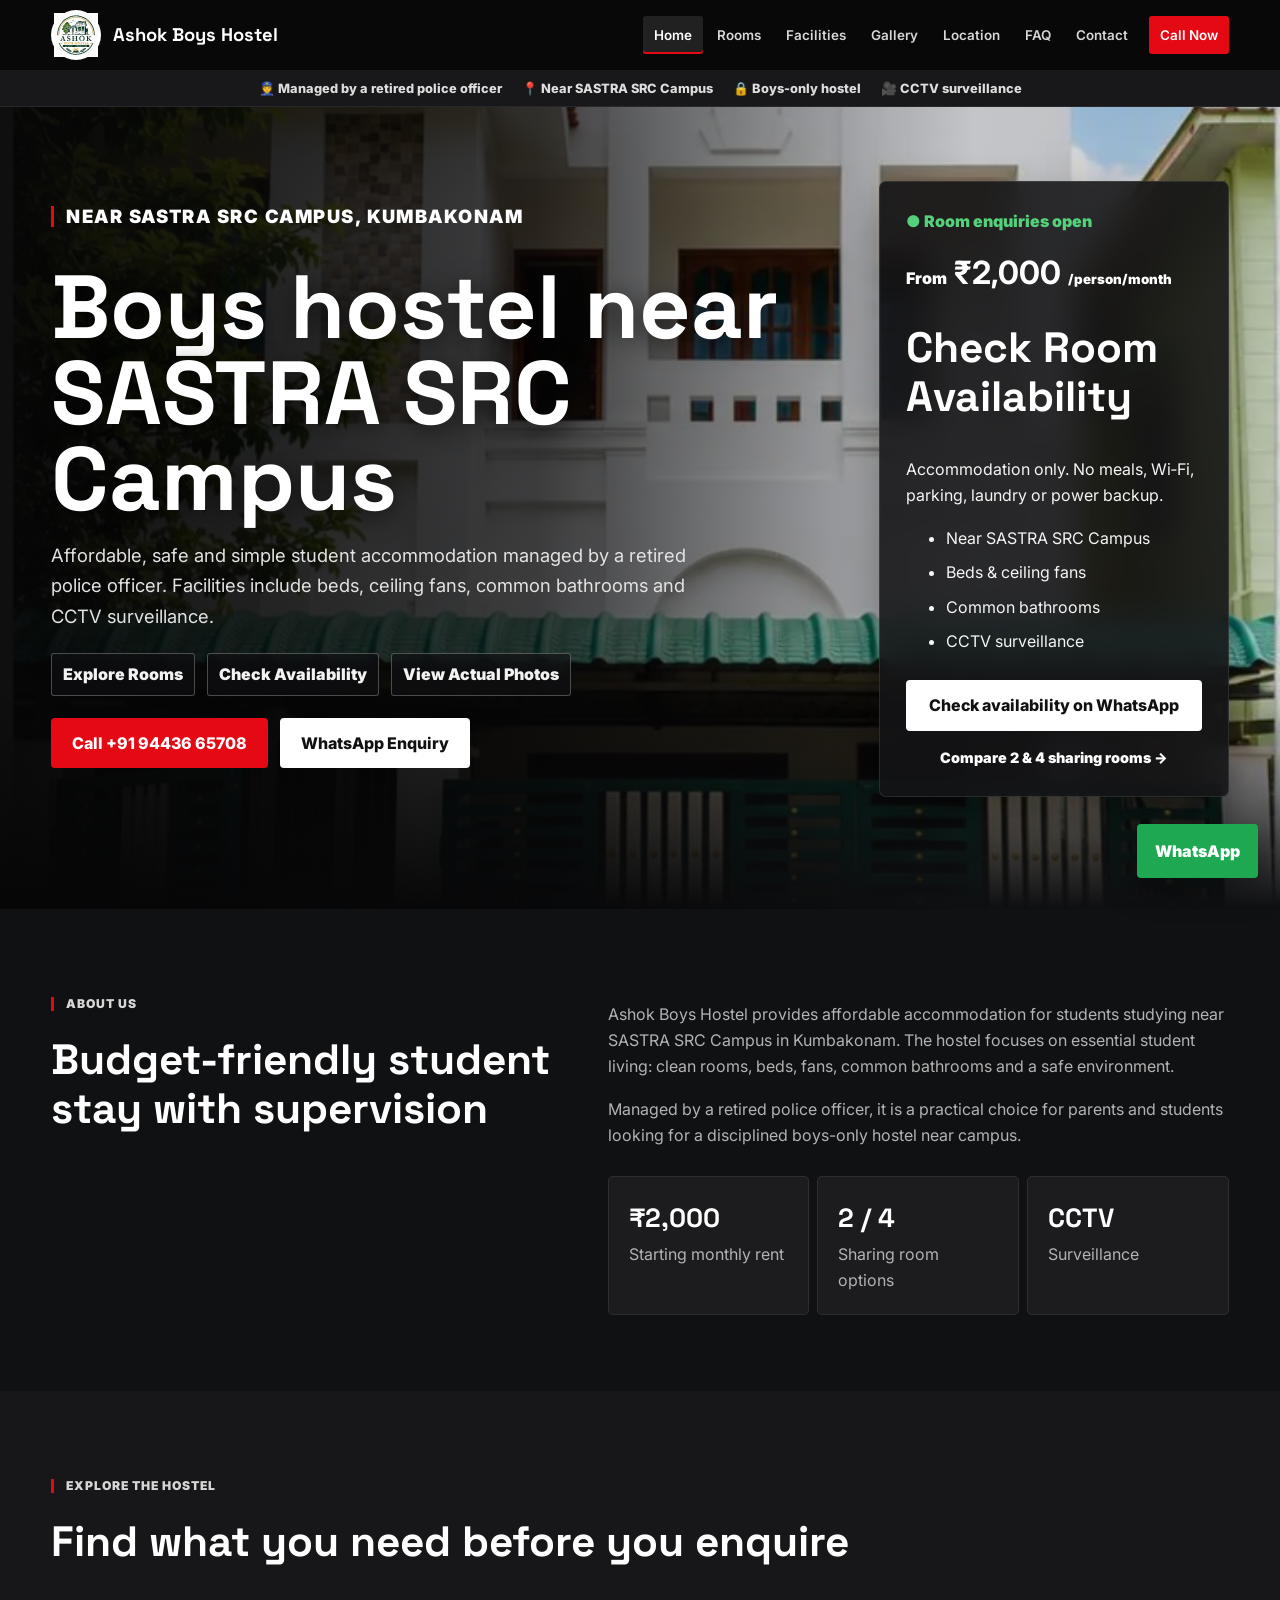
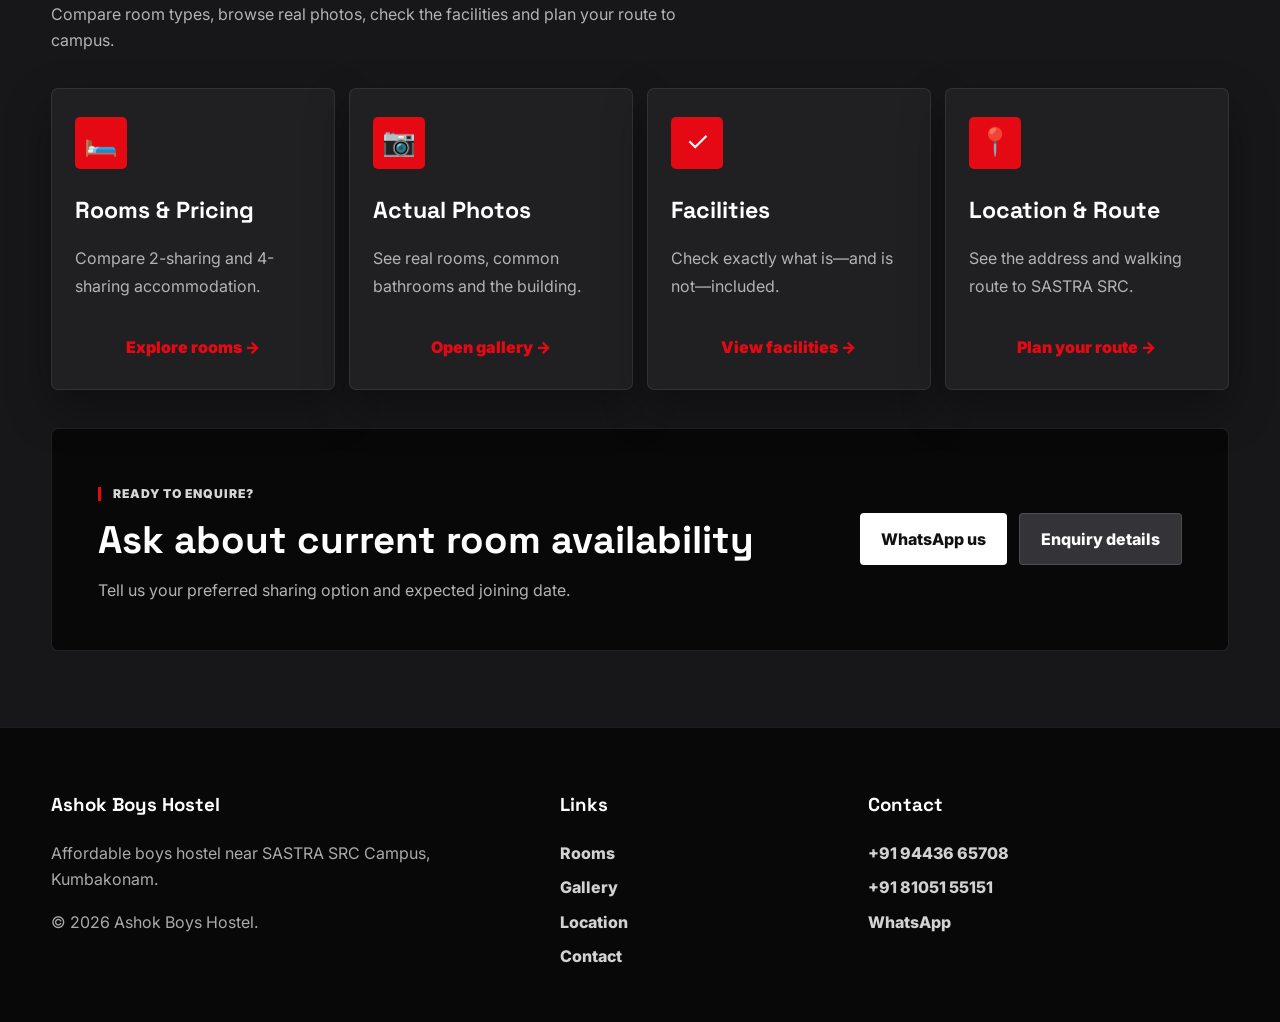
<file: index.html>
<!DOCTYPE html>
<html lang="en">
 <head>
 <!-- Google tag (gtag.js) -->
<script async src="https://www.googletagmanager.com/gtag/js?id=AW-18298483586"></script>
<script>
  window.dataLayer = window.dataLayer || [];
  function gtag(){dataLayer.push(arguments);}
  gtag('js', new Date());

  gtag('config', 'AW-18298483586');
</script>
<!-- Event snippet for Page view conversion page
In your html page, add the snippet and call gtag_report_conversion when someone clicks on the chosen link or button. -->
<script>
function gtag_report_conversion(url) {
  var callback = function () {
    if (typeof(url) != 'undefined') {
      window.location = url;
    }
  };
  gtag('event', 'conversion', {
      'send_to': 'AW-18298483586/ihwCCOe3nsscEILnspVE',
      'value': 1.0,
      'currency': 'INR',
      'event_callback': callback
  });
  return false;
}
</script>

  <meta charset="utf-8"/>
  <meta content="width=device-width, initial-scale=1.0" name="viewport"/>
  <title>
   Boys Hostel in Kumbakonam | Near SASTRA SRC Campus | Ashok Boys Hostel
  </title>
  <meta content="Affordable boys hostel near SASTRA SRC Campus, Kumbakonam. Rooms from ₹2,000/month with beds, fans, common bathrooms, CCTV and owner supervision." name="description"/>
  <meta content="boys hostel in kumbakonam, hostel near sastra src, student hostel kumbakonam, boys pg kumbakonam, hostel in kumbakonam" name="keywords"/>
  <meta content="Boys Hostel in Kumbakonam | Near SASTRA SRC Campus | Ashok Boys Hostel" property="og:title"/>
  <meta content="Affordable boys hostel near SASTRA SRC Campus, Kumbakonam. Rooms from ₹2,000/month with beds, fans, common bathrooms, CCTV and owner supervision." property="og:description"/>
  <meta content="images/hero.jpg" property="og:image"/>
  <link href="images/logo.svg?v=20260708-logo-icon" rel="icon" type="image/svg+xml"/>
  <meta content="#0b63ce" name="theme-color"/>
  <link href="manifest.json" rel="manifest"/>
  <link href="style.css?v=20260708-cinematic-ui" rel="stylesheet"/>
  <script type="application/ld+json">
   {
    "@context": "https://schema.org",
    "@type": "LodgingBusiness",
    "name": "Ashok Boys Hostel",
    "description": "Affordable boys hostel near SASTRA SRC Campus in Kumbakonam. Rooms from ₹2,000 per person per month with beds, ceiling fans, common bathrooms, CCTV surveillance and owner supervision.",
    "address": {
        "@type": "PostalAddress",
        "streetAddress": "#6, Bharath Nagar, Near SASTRA SRC Campus",
        "addressLocality": "Kumbakonam",
        "addressRegion": "Tamil Nadu",
        "addressCountry": "IN"
    },
    "telephone": [
        "+91-94436-65708",
        "+91-81051-55151"
    ],
    "priceRange": "₹2,000/month",
    "amenityFeature": [
        {
            "@type": "LocationFeatureSpecification",
            "name": "Beds",
            "value": true
        },
        {
            "@type": "LocationFeatureSpecification",
            "name": "Ceiling Fans",
            "value": true
        },
        {
            "@type": "LocationFeatureSpecification",
            "name": "Common Bathrooms",
            "value": true
        },
        {
            "@type": "LocationFeatureSpecification",
            "name": "CCTV Surveillance",
            "value": true
        },
        {
            "@type": "LocationFeatureSpecification",
            "name": "Owner Supervision",
            "value": true
        }
    ]
}
  </script>
 </head>
 <body>
  <header class="site-header">
   <div class="container nav-wrap">
    <!--a class="brand" href="index.html">
				<span>ABH</span>Ashok Boys Hostel
			</a-->
    <a class="brand" href="index.html">
     <span class="logo-icon">
      <img alt="Ashok Boys Hostel Logo" src="images/logo.svg"/>
     </span>
     <span class="brand-text">
      Ashok Boys Hostel
     </span>
    </a>
    <button aria-controls="main-navigation" aria-expanded="false" aria-label="Open navigation menu" class="menu-toggle" type="button">
     <span aria-hidden="true">☰</span>
    </button>
    <nav class="main-nav" id="main-navigation">
     <a class="active" href="index.html">
      Home
     </a>
     <a href="rooms.html">
      Rooms
     </a>
     <a href="facilities.html">
      Facilities
     </a>
     <a href="gallery.html">
      Gallery
     </a>
     <a href="location.html">
      Location
     </a>
     <a href="faq.html">
      FAQ
     </a>
     <a href="contact.html">
      Contact
     </a>
     <a class="nav-cta" href="tel:+919443665708">
      Call Now
     </a>
    </nav>
   </div>
  </header>
  <div class="trust-bar">
   <div class="container">
    <span>
     👮 Managed by a retired police officer
    </span>
    <span>
     📍 Near SASTRA SRC Campus
    </span>
    <span>
     🔒 Boys-only hostel
    </span>
    <span>
     🎥 CCTV surveillance
    </span>
   </div>
  </div>
  <main>
   <section class="hero">
    <div class="hero-bg">
     <picture>
      <source srcset="images/hero.webp" type="image/webp"/>
      <img alt="Ashok Boys Hostel front view" decoding="async" loading="lazy" src="images/hero.jpg"/>
     </picture>
    </div>
    <div class="hero-overlay">
    </div>
    <div class="container hero-grid">
     <div class="hero-content">
      <p class="eyebrow">
       Near SASTRA SRC Campus, Kumbakonam
      </p>
      <h1>
       Boys hostel near SASTRA SRC Campus
      </h1>
      <p>
       Affordable, safe and simple student accommodation managed by a retired police officer. Facilities include beds, ceiling fans, common bathrooms and CCTV surveillance.
      </p>
      <div class="badges hero-links" aria-label="Quick links">
       <a href="rooms.html">Explore Rooms</a>
       <a href="contact.html">Check Availability</a>
       <a href="gallery.html">View Actual Photos</a>
      </div>
      <div class="actions">
       <a class="btn primary" href="tel:+919443665708">
        Call +91 94436 65708
       </a>
       <a class="btn whatsapp" href="https://wa.me/919443665708?text=Hi%2C%20I%20am%20interested%20in%20Ashok%20Boys%20Hostel.%20Is%20a%20room%20available%3F">
        WhatsApp Enquiry
       </a>
      </div>
     </div>
     <aside class="booking-card">
      <div class="available">
       ● Room enquiries open
      </div>
      <div class="price">
       From
       <b>
        ₹2,000
       </b>
       <small>
        /person/month
       </small>
      </div>
      <h2>
       Check Room Availability
      </h2>
      <p>
       Accommodation only. No meals, Wi‑Fi, parking, laundry or power backup.
      </p>
      <ul>
       <li>
        Near SASTRA SRC Campus
       </li>
       <li>
        Beds &amp; ceiling fans
       </li>
       <li>
        Common bathrooms
       </li>
       <li>
        CCTV surveillance
       </li>
      </ul>
      <a class="btn whatsapp full" href="https://wa.me/919443665708?text=Hi%2C%20I%20would%20like%20to%20check%20current%20room%20availability%20at%20Ashok%20Boys%20Hostel.">
       Check availability on WhatsApp
      </a>
      <a class="booking-secondary-link" href="rooms.html">Compare 2 &amp; 4 sharing rooms →</a>
     </aside>
    </div>
   </section>
   <section class="section">
    <div class="container split">
     <div>
      <p class="section-label">
       About Us
      </p>
      <h2>
       Budget-friendly student stay with supervision
      </h2>
     </div>
     <div>
      <p>
       Ashok Boys Hostel provides affordable accommodation for students studying near SASTRA SRC Campus in Kumbakonam. The hostel focuses on essential student living: clean rooms, beds, fans, common bathrooms and a safe environment.
      </p>
      <p>
       Managed by a retired police officer, it is a practical choice for parents and students looking for a disciplined boys-only hostel near campus.
      </p>
      <div class="stats">
       <a href="rooms.html">
        <b>
         ₹2,000
        </b>
        <span>
         Starting monthly rent
        </span>
       </a>
       <a href="rooms.html">
        <b>
         2 / 4
        </b>
        <span>
         Sharing room options
        </span>
       </a>
       <a href="facilities.html">
        <b>
         CCTV
        </b>
        <span>
         Surveillance
        </span>
       </a>
      </div>
     </div>
    </div>
   </section>
   <section class="section light">
    <div class="container">
     <p class="section-label">Explore the hostel</p>
     <h2>
      Find what you need before you enquire
     </h2>
     <p class="pathways-intro">Compare room types, browse real photos, check the facilities and plan your route to campus.</p>
     <div class="cards home-pathways">
      <a class="card" href="rooms.html">
       <i>🛏️</i>
       <h3>Rooms &amp; Pricing</h3>
       <p>Compare 2-sharing and 4-sharing accommodation.</p>
       <span class="card-link">Explore rooms →</span>
      </a>
      <a class="card" href="gallery.html">
       <i>📷</i>
       <h3>Actual Photos</h3>
       <p>See real rooms, common bathrooms and the building.</p>
       <span class="card-link">Open gallery →</span>
      </a>
      <a class="card" href="facilities.html">
       <i>✓</i>
       <h3>Facilities</h3>
       <p>Check exactly what is—and is not—included.</p>
       <span class="card-link">View facilities →</span>
      </a>
      <a class="card" href="location.html">
       <i>📍</i>
       <h3>Location &amp; Route</h3>
       <p>See the address and walking route to SASTRA SRC.</p>
       <span class="card-link">Plan your route →</span>
      </a>
     </div>
     <div class="home-enquiry-strip">
      <div>
       <p class="section-label">Ready to enquire?</p>
       <h2>Ask about current room availability</h2>
       <p>Tell us your preferred sharing option and expected joining date.</p>
      </div>
      <div class="home-enquiry-actions">
       <a class="btn whatsapp" href="https://wa.me/919443665708?text=Hi%2C%20I%20would%20like%20to%20check%20room%20availability.%20My%20preferred%20room%20is%3A%20">WhatsApp us</a>
       <a class="btn secondary" href="contact.html">Enquiry details</a>
      </div>
     </div>
    </div>
   </section>
  </main>
  <footer>
   <div class="container footer-grid">
    <div>
     <h3>
      Ashok Boys Hostel
     </h3>
     <p>
      Affordable boys hostel near SASTRA SRC Campus, Kumbakonam.
     </p>
     <p>
      &copy; 2026 Ashok Boys Hostel.
     </p>
    </div>
    <div>
     <h3>
      Links
     </h3>
     <a href="rooms.html">
      Rooms
     </a>
     <a href="gallery.html">
      Gallery
     </a>
     <a href="location.html">
      Location
     </a>
     <a href="contact.html">
      Contact
     </a>
    </div>
    <div>
     <h3>
      Contact
     </h3>
     <a href="tel:+919443665708">
      +91 94436 65708
     </a>
     <a href="tel:+918105155151">
      +91 81051 55151
     </a>
     <a href="https://wa.me/919443665708">
      WhatsApp
     </a>
    </div>
   </div>
  </footer>
  <a class="whatsapp-float" href="https://wa.me/919443665708?text=Hi%2C%20I%20am%20interested%20in%20Ashok%20Boys%20Hostel.%20Is%20a%20room%20available%3F">
   WhatsApp
  </a>
  <div class="mobile-action-bar">
   <a href="tel:+919443665708">
    Call
   </a>
   <a href="https://wa.me/919443665708">
    WhatsApp
   </a>
   <a href="https://www.google.com/maps/search/?api=1&amp;query=%236%20Bharath%20Nagar%20Near%20SASTRA%20SRC%20Campus%20Kumbakonam">
    Directions
   </a>
  </div>
  <script src="app.js">
  </script>
 </body>
</html>
</file>
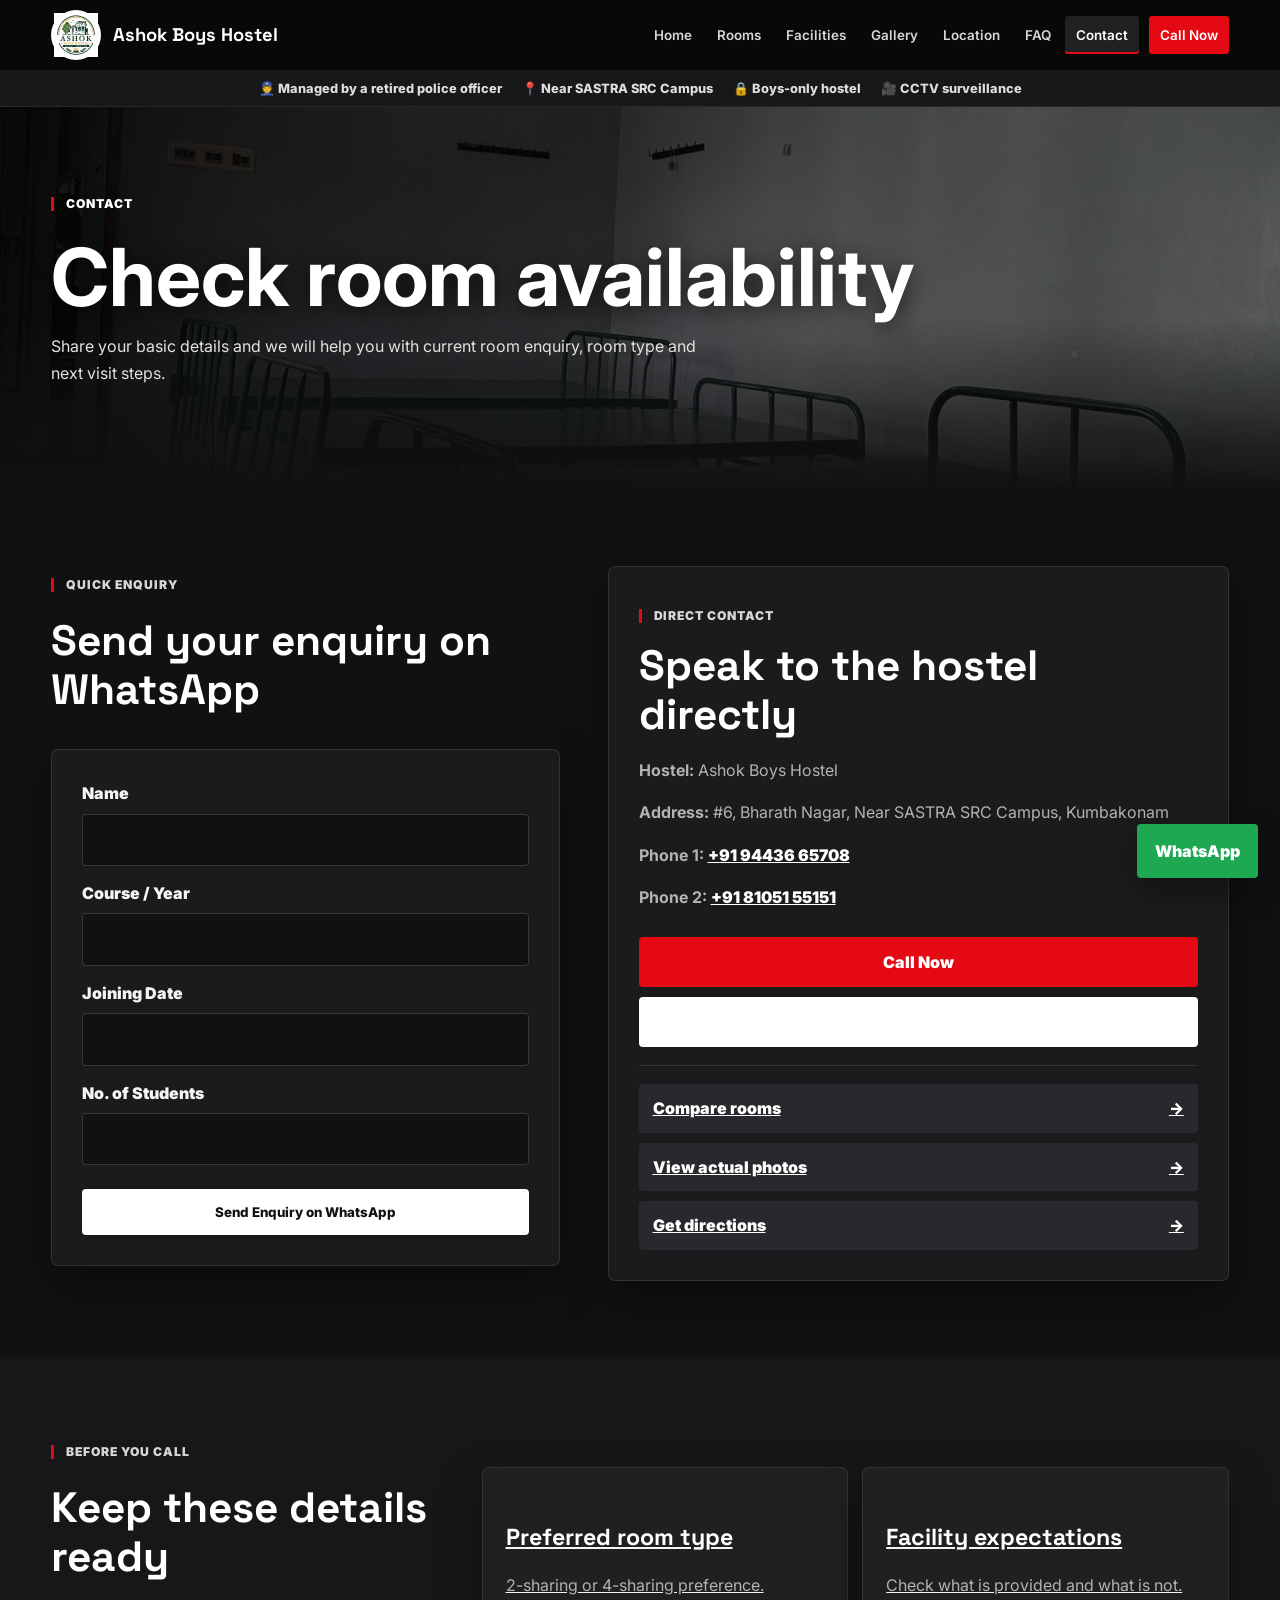
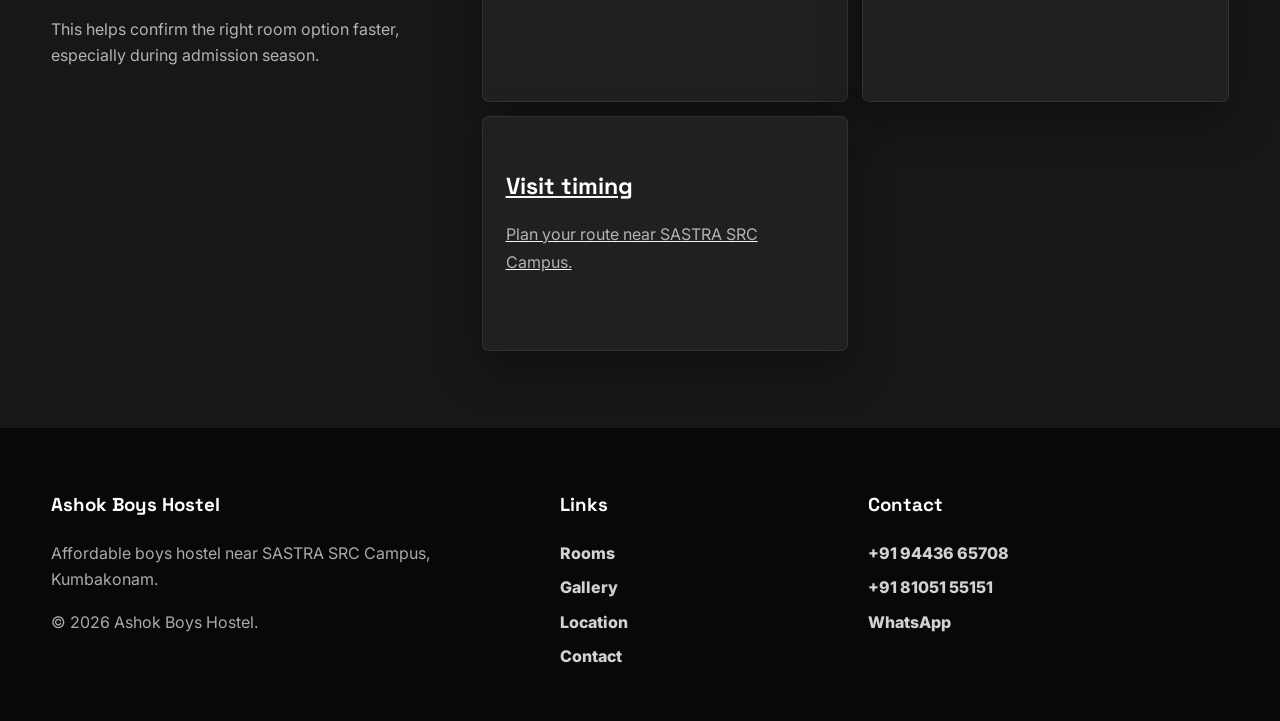
<file: contact.html>
<!DOCTYPE html>
<html lang="en">
 <head>
 <!-- Google tag (gtag.js) -->
<script async src="https://www.googletagmanager.com/gtag/js?id=AW-18298483586"></script>
<script>
  window.dataLayer = window.dataLayer || [];
  function gtag(){dataLayer.push(arguments);}
  gtag('js', new Date());

  gtag('config', 'AW-18298483586');
</script>
<!-- Event snippet for Page view conversion page
In your html page, add the snippet and call gtag_report_conversion when someone clicks on the chosen link or button. -->
<script>
function gtag_report_conversion(url) {
  var callback = function () {
    if (typeof(url) != 'undefined') {
      window.location = url;
    }
  };
  gtag('event', 'conversion', {
      'send_to': 'AW-18298483586/ihwCCOe3nsscEILnspVE',
      'value': 1.0,
      'currency': 'INR',
      'event_callback': callback
  });
  return false;
}
</script>

  <meta charset="utf-8"/>
  <meta content="width=device-width, initial-scale=1.0" name="viewport"/>
  <title>
   Contact | Ashok Boys Hostel Kumbakonam
  </title>
  <meta content="Contact Ashok Boys Hostel near SASTRA SRC Campus. Call or WhatsApp for availability." name="description"/>
  <meta content="boys hostel in kumbakonam, hostel near sastra src, student hostel kumbakonam, boys pg kumbakonam, hostel in kumbakonam" name="keywords"/>
  <meta content="Contact | Ashok Boys Hostel Kumbakonam" property="og:title"/>
  <meta content="Contact Ashok Boys Hostel near SASTRA SRC Campus. Call or WhatsApp for availability." property="og:description"/>
  <meta content="images/hero.jpg" property="og:image"/>
  <link href="images/logo.svg?v=20260708-logo-icon" rel="icon" type="image/svg+xml"/>
  <meta content="#0b63ce" name="theme-color"/>
  <link href="manifest.json" rel="manifest"/>
  <link href="style.css?v=20260708-cinematic-ui" rel="stylesheet"/>
  <script type="application/ld+json">
   {
    "@context": "https://schema.org",
    "@type": "LodgingBusiness",
    "name": "Ashok Boys Hostel",
    "description": "Affordable boys hostel near SASTRA SRC Campus in Kumbakonam. Rooms from ₹2,000 per person per month with beds, ceiling fans, common bathrooms, CCTV surveillance and owner supervision.",
    "address": {
        "@type": "PostalAddress",
        "streetAddress": "#6, Bharath Nagar, Near SASTRA SRC Campus",
        "addressLocality": "Kumbakonam",
        "addressRegion": "Tamil Nadu",
        "addressCountry": "IN"
    },
    "telephone": [
        "+91-94436-65708",
        "+91-81051-55151"
    ],
    "priceRange": "₹2,000/month",
    "amenityFeature": [
        {
            "@type": "LocationFeatureSpecification",
            "name": "Beds",
            "value": true
        },
        {
            "@type": "LocationFeatureSpecification",
            "name": "Ceiling Fans",
            "value": true
        },
        {
            "@type": "LocationFeatureSpecification",
            "name": "Common Bathrooms",
            "value": true
        },
        {
            "@type": "LocationFeatureSpecification",
            "name": "CCTV Surveillance",
            "value": true
        },
        {
            "@type": "LocationFeatureSpecification",
            "name": "Owner Supervision",
            "value": true
        }
    ]
}
  </script>
 </head>
 <body>
  <header class="site-header">
   <div class="container nav-wrap">
    <a class="brand" href="index.html">
     <span class="logo-icon">
      <img alt="Ashok Boys Hostel Logo" src="images/logo.svg"/>
     </span>
     <span class="brand-text">
      Ashok Boys Hostel
     </span>
    </a>
    <button aria-controls="main-navigation" aria-expanded="false" aria-label="Open navigation menu" class="menu-toggle" type="button">
     ☰
    </button>
    <nav class="main-nav" id="main-navigation">
     <a href="index.html">
      Home
     </a>
     <a href="rooms.html">
      Rooms
     </a>
     <a href="facilities.html">
      Facilities
     </a>
     <a href="gallery.html">
      Gallery
     </a>
     <a href="location.html">
      Location
     </a>
     <a href="faq.html">
      FAQ
     </a>
     <a class="active" href="contact.html">
      Contact
     </a>
     <a class="nav-cta" href="tel:+919443665708">
      Call Now
     </a>
    </nav>
   </div>
  </header>
  <div class="trust-bar">
   <div class="container">
    <span>
     👮 Managed by a retired police officer
    </span>
    <span>
     📍 Near SASTRA SRC Campus
    </span>
    <span>
     🔒 Boys-only hostel
    </span>
    <span>
     🎥 CCTV surveillance
    </span>
   </div>
  </div>
  <main>
   <section class="page-hero">
    <div class="container">
     <p class="eyebrow">
      Contact
     </p>
     <h1>
      Check room availability
     </h1>
     <p>
       Share your basic details and we will help you with current room enquiry, room type and next visit steps.
     </p>
    </div>
   </section>
   <section class="section">
    <div class="container contact-grid">
     <div>
      <p class="section-label">
       Quick Enquiry
      </p>
      <h2>
       Send your enquiry on WhatsApp
      </h2>
      <form class="enquiry-form elevated-panel" id="enquiryForm">
       <label>
        Name
        <input id="enqName" required="" type="text"/>
       </label>
       <label>
        Course / Year
        <input id="enqCourse" type="text"/>
       </label>
       <label>
        Joining Date
        <input id="enqDate" type="text"/>
       </label>
       <label>
        No. of Students
        <input id="enqStudents" min="1" type="number"/>
       </label>
       <button class="btn whatsapp full" type="submit">
        Send Enquiry on WhatsApp
       </button>
      </form>
     </div>
     <div class="contact-card elevated-panel">
      <p class="section-label">
       Direct Contact
      </p>
      <h2>
       Speak to the hostel directly
      </h2>
      <p>
       <strong>
        Hostel:
       </strong>
       Ashok Boys Hostel
      </p>
      <p>
       <strong>
        Address:
       </strong>
       #6, Bharath Nagar, Near SASTRA SRC Campus, Kumbakonam
      </p>
      <p>
       <strong>
        Phone 1:
       </strong>
       <a href="tel:+919443665708">
        +91 94436 65708
       </a>
      </p>
      <p>
       <strong>
        Phone 2:
       </strong>
       <a href="tel:+918105155151">
        +91 81051 55151
       </a>
      </p>
      <a class="btn primary full" href="tel:+919443665708">
       Call Now
      </a>
      <a class="btn whatsapp full" href="https://wa.me/919443665708?text=Hi%2C%20I%20would%20like%20to%20check%20current%20room%20availability%20at%20Ashok%20Boys%20Hostel.">
       WhatsApp Now
      </a>
      <div class="contact-mini-links">
       <a href="rooms.html">
        Compare rooms
       </a>
       <a href="gallery.html">
        View actual photos
       </a>
       <a href="location.html">
        Get directions
       </a>
      </div>
     </div>
    </div>
   </section>
   <section class="section light">
    <div class="container enquiry-guide">
     <div>
      <p class="section-label">
       Before You Call
      </p>
      <h2>
       Keep these details ready
      </h2>
      <p>
       This helps confirm the right room option faster, especially during admission season.
      </p>
     </div>
     <div class="cards three">
      <a class="card" href="rooms.html">
       <h3>
        Preferred room type
       </h3>
       <p>
        2-sharing or 4-sharing preference.
       </p>
      </a>
      <a class="card" href="facilities.html">
       <h3>
        Facility expectations
       </h3>
       <p>
        Check what is provided and what is not.
       </p>
      </a>
      <a class="card" href="location.html">
       <h3>
        Visit timing
       </h3>
       <p>
        Plan your route near SASTRA SRC Campus.
       </p>
      </a>
     </div>
    </div>
   </section>
  </main>
  <footer>
   <div class="container footer-grid">
    <div>
     <h3>
      Ashok Boys Hostel
     </h3>
     <p>
      Affordable boys hostel near SASTRA SRC Campus, Kumbakonam.
     </p>
     <p>
      &copy; 2026 Ashok Boys Hostel.
     </p>
    </div>
    <div>
     <h3>
      Links
     </h3>
     <a href="rooms.html">
      Rooms
     </a>
     <a href="gallery.html">
      Gallery
     </a>
     <a href="location.html">
      Location
     </a>
     <a href="contact.html">
      Contact
     </a>
    </div>
    <div>
     <h3>
      Contact
     </h3>
     <a href="tel:+919443665708">
      +91 94436 65708
     </a>
     <a href="tel:+918105155151">
      +91 81051 55151
     </a>
     <a href="https://wa.me/919443665708">
      WhatsApp
     </a>
    </div>
   </div>
  </footer>
  <a class="whatsapp-float" href="https://wa.me/919443665708?text=Hi%2C%20I%20am%20interested%20in%20Ashok%20Boys%20Hostel.%20Is%20a%20room%20available%3F">
   WhatsApp
  </a>
  <div class="mobile-action-bar">
   <a href="tel:+919443665708">
    Call
   </a>
   <a href="https://wa.me/919443665708">
    WhatsApp
   </a>
   <a href="https://www.google.com/maps/search/?api=1&amp;query=%236%20Bharath%20Nagar%20Near%20SASTRA%20SRC%20Campus%20Kumbakonam">
    Directions
   </a>
  </div>
  <script src="app.js">
  </script>
 </body>
</html>
</file>
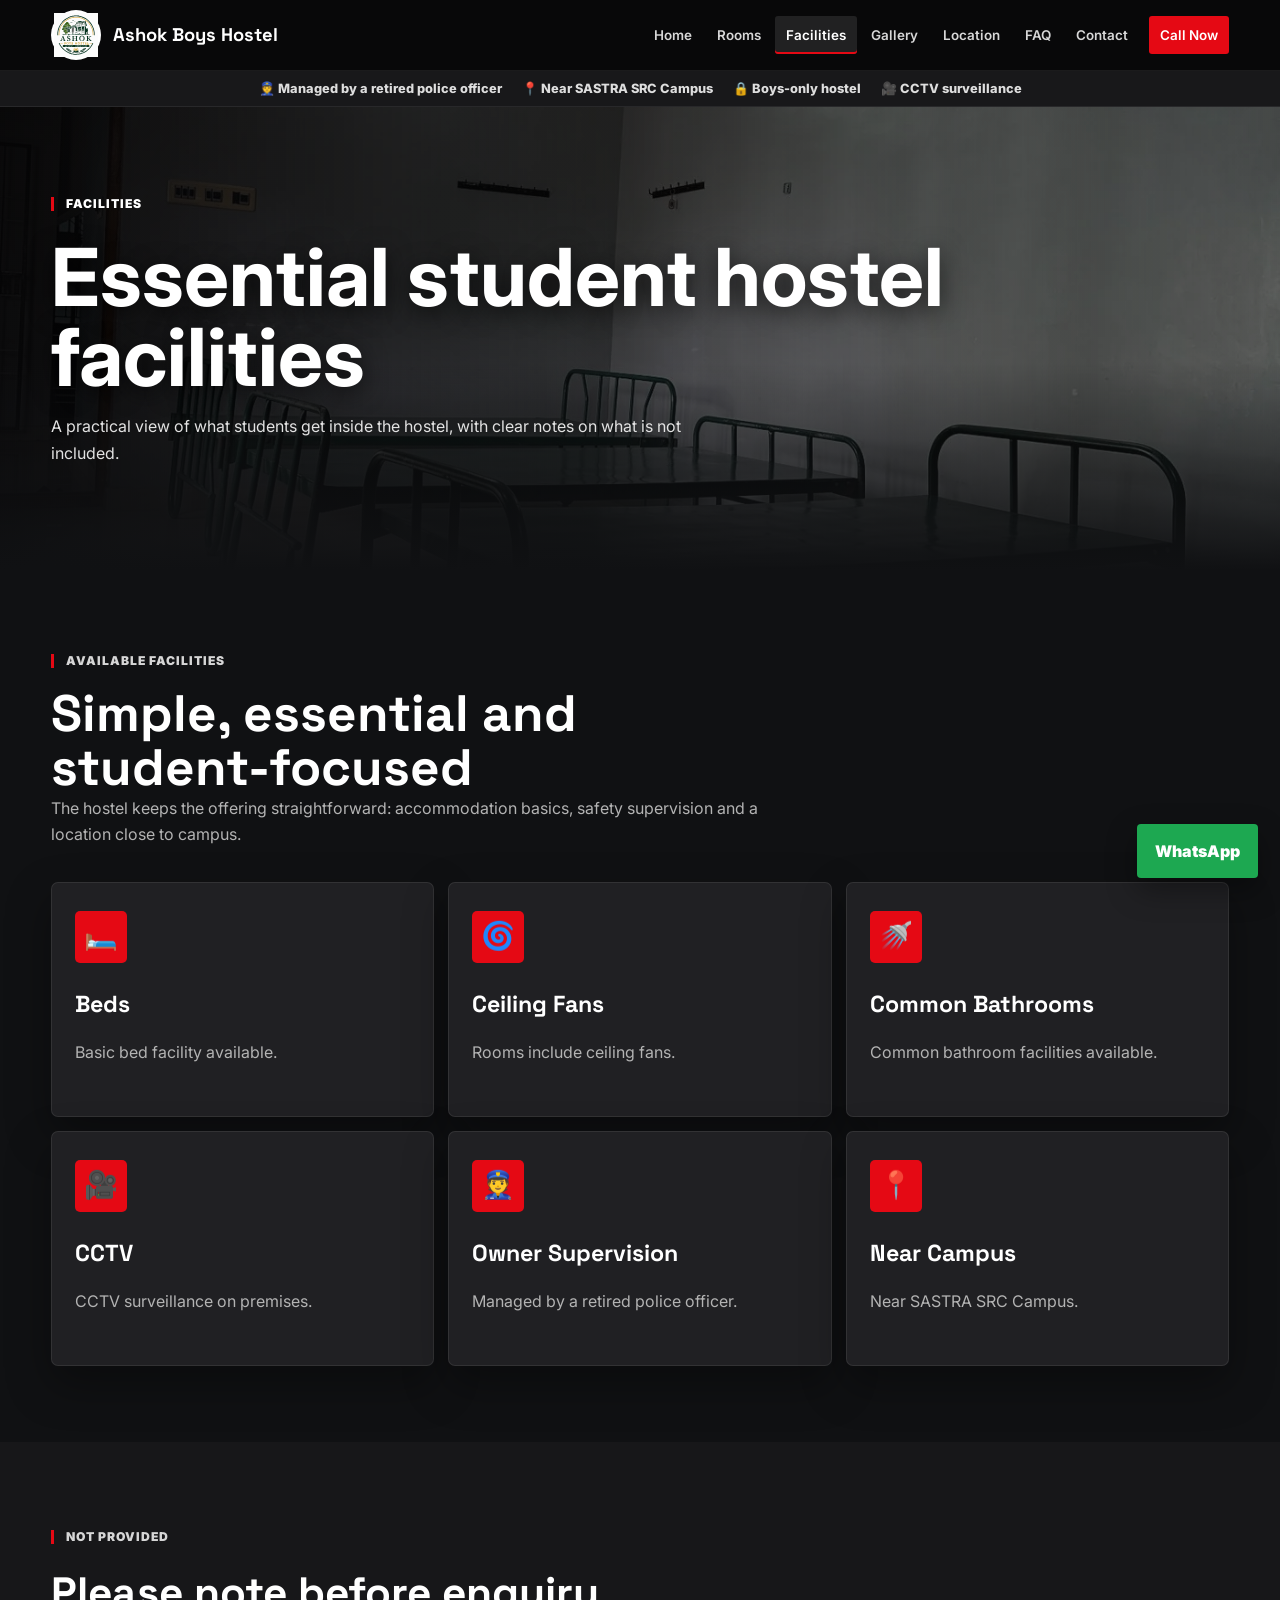
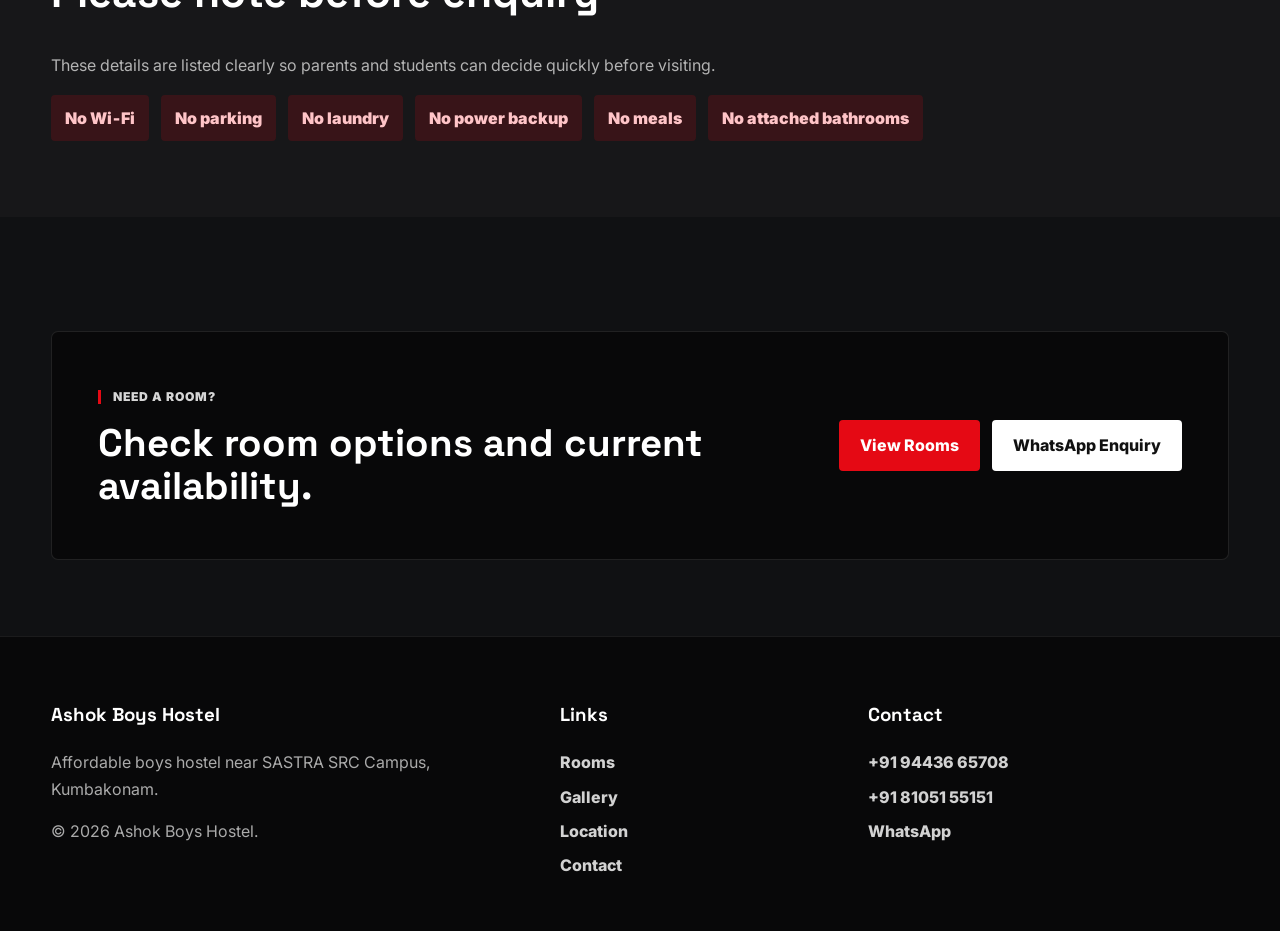
<file: facilities.html>
<!DOCTYPE html>
<html lang="en">
 <head>
 <!-- Google tag (gtag.js) -->
<script async src="https://www.googletagmanager.com/gtag/js?id=AW-18298483586"></script>
<script>
  window.dataLayer = window.dataLayer || [];
  function gtag(){dataLayer.push(arguments);}
  gtag('js', new Date());

  gtag('config', 'AW-18298483586');
</script>
<!-- Event snippet for Page view conversion page
In your html page, add the snippet and call gtag_report_conversion when someone clicks on the chosen link or button. -->
<script>
function gtag_report_conversion(url) {
  var callback = function () {
    if (typeof(url) != 'undefined') {
      window.location = url;
    }
  };
  gtag('event', 'conversion', {
      'send_to': 'AW-18298483586/ihwCCOe3nsscEILnspVE',
      'value': 1.0,
      'currency': 'INR',
      'event_callback': callback
  });
  return false;
}
</script>

  <meta charset="utf-8"/>
  <meta content="width=device-width, initial-scale=1.0" name="viewport"/>
  <title>
   Facilities | Ashok Boys Hostel Kumbakonam
  </title>
  <meta content="Facilities include beds, fans, common bathrooms, CCTV and owner supervision. No Wi-Fi, meals, laundry, parking or power backup." name="description"/>
  <meta content="boys hostel in kumbakonam, hostel near sastra src, student hostel kumbakonam, boys pg kumbakonam, hostel in kumbakonam" name="keywords"/>
  <meta content="Facilities | Ashok Boys Hostel Kumbakonam" property="og:title"/>
  <meta content="Facilities include beds, fans, common bathrooms, CCTV and owner supervision. No Wi-Fi, meals, laundry, parking or power backup." property="og:description"/>
  <meta content="images/hero.jpg" property="og:image"/>
  <link href="images/logo.svg?v=20260708-logo-icon" rel="icon" type="image/svg+xml"/>
  <meta content="#0b63ce" name="theme-color"/>
  <link href="manifest.json" rel="manifest"/>
  <link href="style.css?v=20260708-cinematic-ui" rel="stylesheet"/>
  <script type="application/ld+json">
   {
    "@context": "https://schema.org",
    "@type": "LodgingBusiness",
    "name": "Ashok Boys Hostel",
    "description": "Affordable boys hostel near SASTRA SRC Campus in Kumbakonam. Rooms from ₹2,000 per person per month with beds, ceiling fans, common bathrooms, CCTV surveillance and owner supervision.",
    "address": {
        "@type": "PostalAddress",
        "streetAddress": "#6, Bharath Nagar, Near SASTRA SRC Campus",
        "addressLocality": "Kumbakonam",
        "addressRegion": "Tamil Nadu",
        "addressCountry": "IN"
    },
    "telephone": [
        "+91-94436-65708",
        "+91-81051-55151"
    ],
    "priceRange": "₹2,000/month",
    "amenityFeature": [
        {
            "@type": "LocationFeatureSpecification",
            "name": "Beds",
            "value": true
        },
        {
            "@type": "LocationFeatureSpecification",
            "name": "Ceiling Fans",
            "value": true
        },
        {
            "@type": "LocationFeatureSpecification",
            "name": "Common Bathrooms",
            "value": true
        },
        {
            "@type": "LocationFeatureSpecification",
            "name": "CCTV Surveillance",
            "value": true
        },
        {
            "@type": "LocationFeatureSpecification",
            "name": "Owner Supervision",
            "value": true
        }
    ]
}
  </script>
 </head>
 <body>
  <header class="site-header">
   <div class="container nav-wrap">
    <a class="brand" href="index.html">
     <span class="logo-icon">
      <img alt="Ashok Boys Hostel Logo" src="images/logo.svg"/>
     </span>
     <span class="brand-text">
      Ashok Boys Hostel
     </span>
    </a>
    <button aria-controls="main-navigation" aria-expanded="false" aria-label="Open navigation menu" class="menu-toggle" type="button">
     ☰
    </button>
    <nav class="main-nav" id="main-navigation">
     <a href="index.html">
      Home
     </a>
     <a href="rooms.html">
      Rooms
     </a>
     <a class="active" href="facilities.html">
      Facilities
     </a>
     <a href="gallery.html">
      Gallery
     </a>
     <a href="location.html">
      Location
     </a>
     <a href="faq.html">
      FAQ
     </a>
     <a href="contact.html">
      Contact
     </a>
     <a class="nav-cta" href="tel:+919443665708">
      Call Now
     </a>
    </nav>
   </div>
  </header>
  <div class="trust-bar">
   <div class="container">
    <span>
     👮 Managed by a retired police officer
    </span>
    <span>
     📍 Near SASTRA SRC Campus
    </span>
    <span>
     🔒 Boys-only hostel
    </span>
    <span>
     🎥 CCTV surveillance
    </span>
   </div>
  </div>
  <main>
   <section class="page-hero">
    <div class="container">
     <p class="eyebrow">
      Facilities
     </p>
     <h1>
      Essential student hostel facilities
     </h1>
     <p>
       A practical view of what students get inside the hostel, with clear notes on what is not included.
     </p>
    </div>
   </section>
   <section class="section facilities-section">
    <div class="container">
     <div class="section-heading">
      <p class="section-label">
       Available Facilities
      </p>
      <h2>
       Simple, essential and student-focused
      </h2>
      <p>
       The hostel keeps the offering straightforward: accommodation basics, safety supervision and a location close to campus.
      </p>
     </div>
     <div class="cards six">
      <div class="card">
       <i>
        🛏️
       </i>
       <h3>
        Beds
       </h3>
       <p>
        Basic bed facility available.
       </p>
      </div>
      <div class="card">
       <i>
        🌀
       </i>
       <h3>
        Ceiling Fans
       </h3>
       <p>
        Rooms include ceiling fans.
       </p>
      </div>
      <div class="card">
       <i>
        🚿
       </i>
       <h3>
        Common Bathrooms
       </h3>
       <p>
        Common bathroom facilities available.
       </p>
      </div>
      <div class="card">
       <i>
        🎥
       </i>
       <h3>
        CCTV
       </h3>
       <p>
        CCTV surveillance on premises.
       </p>
      </div>
      <div class="card">
       <i>
        👮
       </i>
       <h3>
        Owner Supervision
       </h3>
       <p>
        Managed by a retired police officer.
       </p>
      </div>
      <div class="card">
       <i>
        📍
       </i>
       <h3>
        Near Campus
       </h3>
       <p>
        Near SASTRA SRC Campus.
       </p>
      </div>
     </div>
    </div>
   </section>
   <section class="section light">
    <div class="container">
     <p class="section-label">
      Not Provided
     </p>
     <h2>
      Please note before enquiry
     </h2>
     <p class="facility-note">
      These details are listed clearly so parents and students can decide quickly before visiting.
     </p>
     <div class="not-available">
      <span>
       No Wi‑Fi
      </span>
      <span>
       No parking
      </span>
      <span>
       No laundry
      </span>
      <span>
       No power backup
      </span>
      <span>
       No meals
      </span>
      <span>
       No attached bathrooms
      </span>
     </div>
    </div>
   </section>
   <section class="section">
    <div class="container home-enquiry-strip">
     <div>
      <p class="section-label">
       Need a room?
      </p>
      <h2>
       Check room options and current availability.
      </h2>
     </div>
     <div class="home-enquiry-actions">
      <a class="btn primary" href="rooms.html">
       View Rooms
      </a>
      <a class="btn whatsapp" href="https://wa.me/919443665708?text=Hi%2C%20I%20would%20like%20to%20check%20current%20room%20availability%20at%20Ashok%20Boys%20Hostel.">
       WhatsApp Enquiry
      </a>
     </div>
    </div>
   </section>
  </main>
  <footer>
   <div class="container footer-grid">
    <div>
     <h3>
      Ashok Boys Hostel
     </h3>
     <p>
      Affordable boys hostel near SASTRA SRC Campus, Kumbakonam.
     </p>
     <p>
      &copy; 2026 Ashok Boys Hostel.
     </p>
    </div>
    <div>
     <h3>
      Links
     </h3>
     <a href="rooms.html">
      Rooms
     </a>
     <a href="gallery.html">
      Gallery
     </a>
     <a href="location.html">
      Location
     </a>
     <a href="contact.html">
      Contact
     </a>
    </div>
    <div>
     <h3>
      Contact
     </h3>
     <a href="tel:+919443665708">
      +91 94436 65708
     </a>
     <a href="tel:+918105155151">
      +91 81051 55151
     </a>
     <a href="https://wa.me/919443665708">
      WhatsApp
     </a>
    </div>
   </div>
  </footer>
  <a class="whatsapp-float" href="https://wa.me/919443665708?text=Hi%2C%20I%20am%20interested%20in%20Ashok%20Boys%20Hostel.%20Is%20a%20room%20available%3F">
   WhatsApp
  </a>
  <div class="mobile-action-bar">
   <a href="tel:+919443665708">
    Call
   </a>
   <a href="https://wa.me/919443665708">
    WhatsApp
   </a>
   <a href="https://www.google.com/maps/search/?api=1&amp;query=%236%20Bharath%20Nagar%20Near%20SASTRA%20SRC%20Campus%20Kumbakonam">
    Directions
   </a>
  </div>
  <script src="app.js">
  </script>
 </body>
</html>
</file>
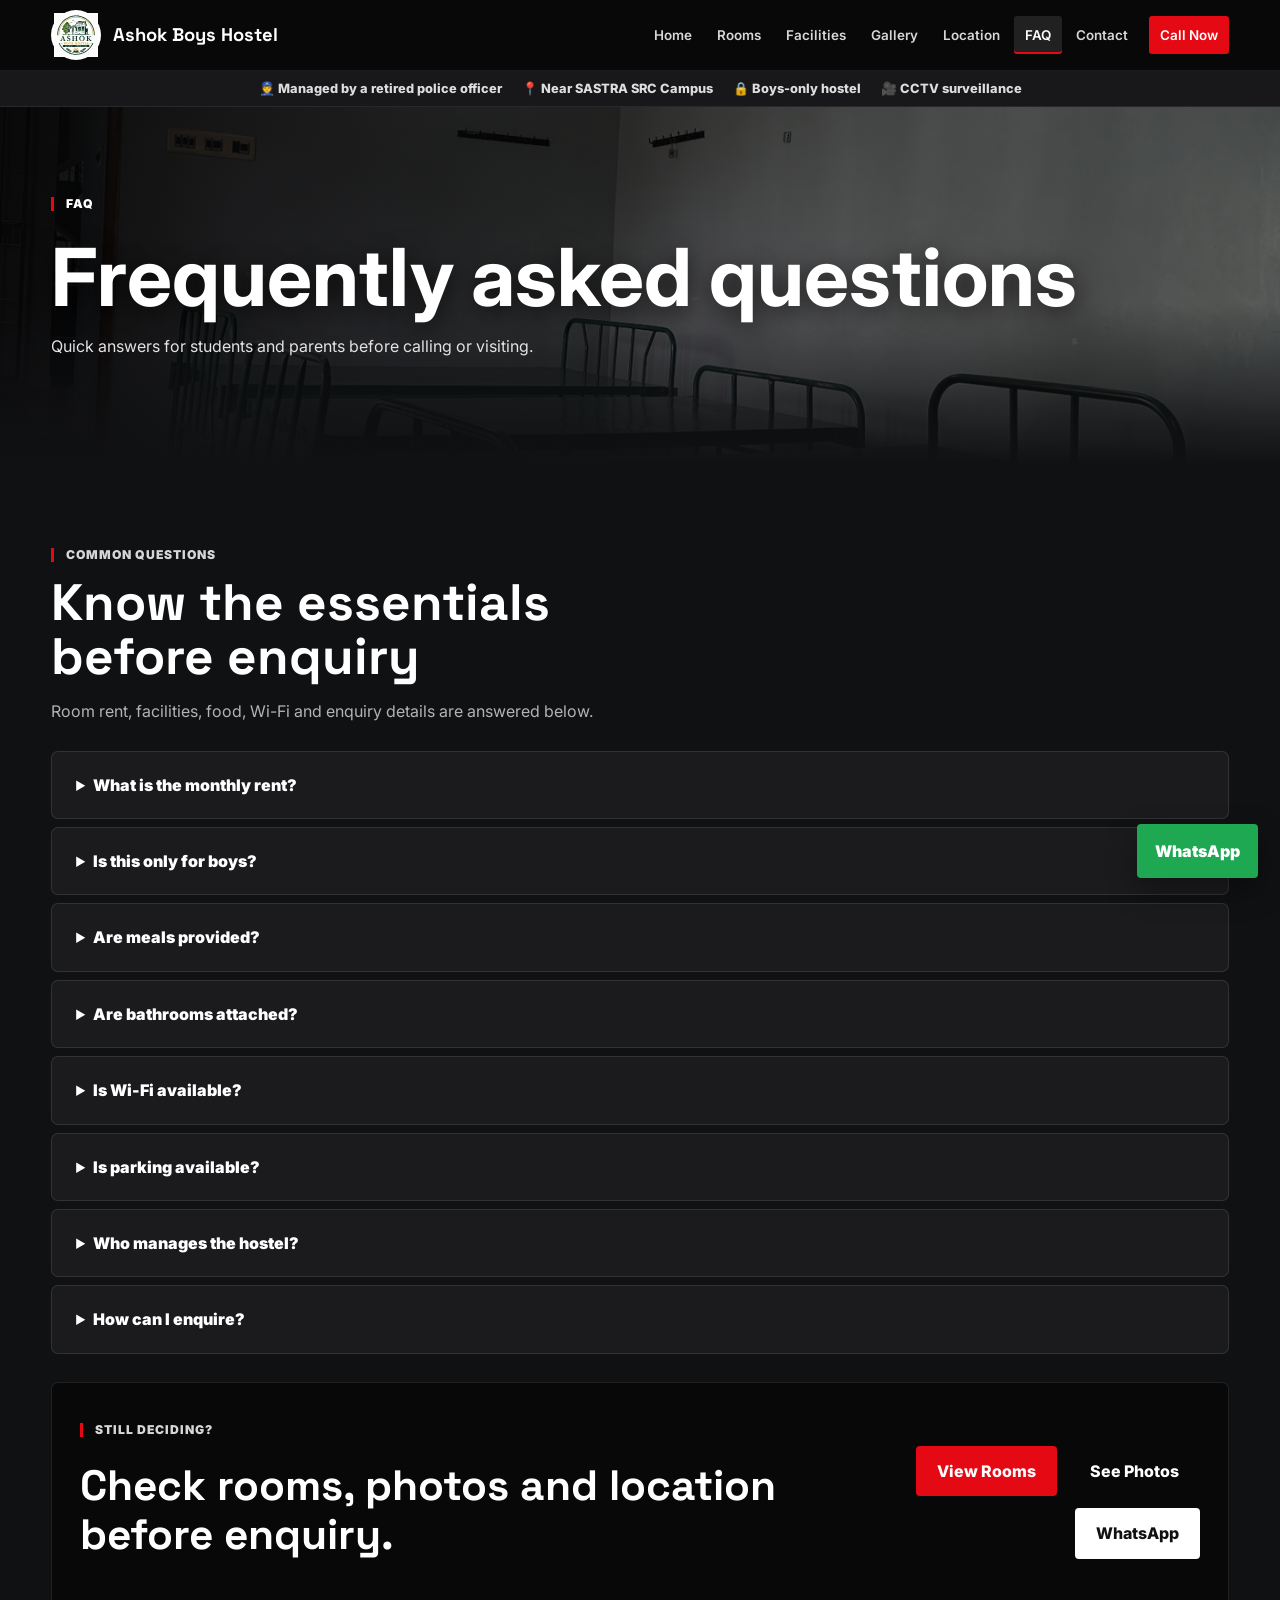
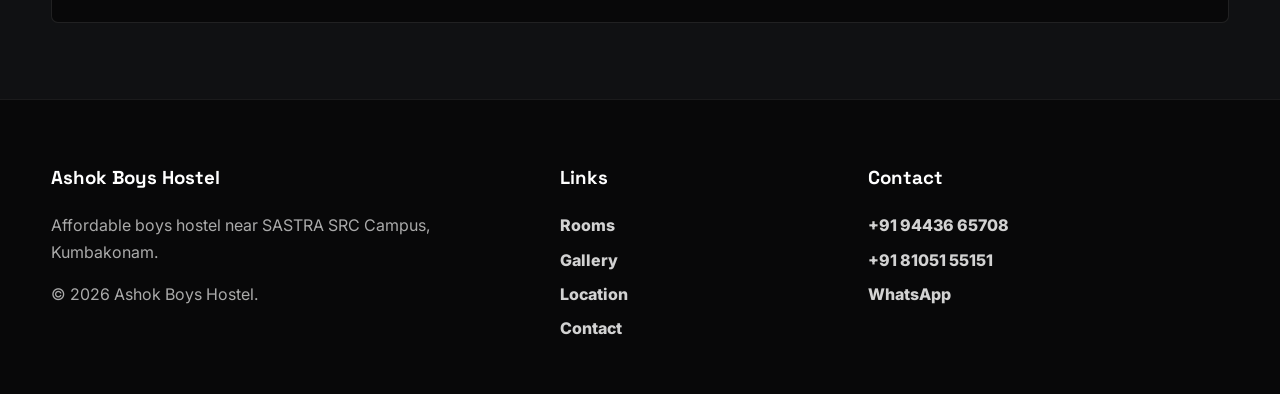
<file: faq.html>
<!DOCTYPE html>
<html lang="en">
 <head>
 <!-- Google tag (gtag.js) -->
<script async src="https://www.googletagmanager.com/gtag/js?id=AW-18298483586"></script>
<script>
  window.dataLayer = window.dataLayer || [];
  function gtag(){dataLayer.push(arguments);}
  gtag('js', new Date());

  gtag('config', 'AW-18298483586');
</script>
<!-- Event snippet for Page view conversion page
In your html page, add the snippet and call gtag_report_conversion when someone clicks on the chosen link or button. -->
<script>
function gtag_report_conversion(url) {
  var callback = function () {
    if (typeof(url) != 'undefined') {
      window.location = url;
    }
  };
  gtag('event', 'conversion', {
      'send_to': 'AW-18298483586/ihwCCOe3nsscEILnspVE',
      'value': 1.0,
      'currency': 'INR',
      'event_callback': callback
  });
  return false;
}
</script>

  <meta charset="utf-8"/>
  <meta content="width=device-width, initial-scale=1.0" name="viewport"/>
  <title>
   FAQ | Ashok Boys Hostel Kumbakonam
  </title>
  <meta content="Frequently asked questions about Ashok Boys Hostel near SASTRA SRC Campus." name="description"/>
  <meta content="boys hostel in kumbakonam, hostel near sastra src, student hostel kumbakonam, boys pg kumbakonam, hostel in kumbakonam" name="keywords"/>
  <meta content="FAQ | Ashok Boys Hostel Kumbakonam" property="og:title"/>
  <meta content="Frequently asked questions about Ashok Boys Hostel near SASTRA SRC Campus." property="og:description"/>
  <meta content="images/hero.jpg" property="og:image"/>
  <link href="images/logo.svg?v=20260708-logo-icon" rel="icon" type="image/svg+xml"/>
  <meta content="#0b63ce" name="theme-color"/>
  <link href="manifest.json" rel="manifest"/>
  <link href="style.css?v=20260708-cinematic-ui" rel="stylesheet"/>
  <script type="application/ld+json">
   {
    "@context": "https://schema.org",
    "@type": "LodgingBusiness",
    "name": "Ashok Boys Hostel",
    "description": "Affordable boys hostel near SASTRA SRC Campus in Kumbakonam. Rooms from ₹2,000 per person per month with beds, ceiling fans, common bathrooms, CCTV surveillance and owner supervision.",
    "address": {
        "@type": "PostalAddress",
        "streetAddress": "#6, Bharath Nagar, Near SASTRA SRC Campus",
        "addressLocality": "Kumbakonam",
        "addressRegion": "Tamil Nadu",
        "addressCountry": "IN"
    },
    "telephone": [
        "+91-94436-65708",
        "+91-81051-55151"
    ],
    "priceRange": "₹2,000/month",
    "amenityFeature": [
        {
            "@type": "LocationFeatureSpecification",
            "name": "Beds",
            "value": true
        },
        {
            "@type": "LocationFeatureSpecification",
            "name": "Ceiling Fans",
            "value": true
        },
        {
            "@type": "LocationFeatureSpecification",
            "name": "Common Bathrooms",
            "value": true
        },
        {
            "@type": "LocationFeatureSpecification",
            "name": "CCTV Surveillance",
            "value": true
        },
        {
            "@type": "LocationFeatureSpecification",
            "name": "Owner Supervision",
            "value": true
        }
    ]
}
  </script>
 </head>
 <body>
  <header class="site-header">
   <div class="container nav-wrap">
    <a class="brand" href="index.html">
     <span class="logo-icon">
      <img alt="Ashok Boys Hostel Logo" src="images/logo.svg"/>
     </span>
     <span class="brand-text">
      Ashok Boys Hostel
     </span>
    </a>
    <button aria-controls="main-navigation" aria-expanded="false" aria-label="Open navigation menu" class="menu-toggle" type="button">
     ☰
    </button>
    <nav class="main-nav" id="main-navigation">
     <a href="index.html">
      Home
     </a>
     <a href="rooms.html">
      Rooms
     </a>
     <a href="facilities.html">
      Facilities
     </a>
     <a href="gallery.html">
      Gallery
     </a>
     <a href="location.html">
      Location
     </a>
     <a class="active" href="faq.html">
      FAQ
     </a>
     <a href="contact.html">
      Contact
     </a>
     <a class="nav-cta" href="tel:+919443665708">
      Call Now
     </a>
    </nav>
   </div>
  </header>
  <div class="trust-bar">
   <div class="container">
    <span>
     👮 Managed by a retired police officer
    </span>
    <span>
     📍 Near SASTRA SRC Campus
    </span>
    <span>
     🔒 Boys-only hostel
    </span>
    <span>
     🎥 CCTV surveillance
    </span>
   </div>
  </div>
  <main>
   <section class="page-hero">
    <div class="container">
     <p class="eyebrow">
      FAQ
     </p>
     <h1>
      Frequently asked questions
     </h1>
     <p>
       Quick answers for students and parents before calling or visiting.
     </p>
    </div>
   </section>
   <section class="section faq-section">
    <div class="container">
     <div class="section-heading">
      <p class="section-label">
       Common Questions
      </p>
      <h2>
       Know the essentials before enquiry
      </h2>
      <p>
       Room rent, facilities, food, Wi-Fi and enquiry details are answered below.
      </p>
     </div>
     <div class="faq-list">
     <details>
      <summary>
       What is the monthly rent?
      </summary>
      <p>
       The rent starts from approximately ₹2,000 per person per month.
      </p>
     </details>
     <details>
      <summary>
       Is this only for boys?
      </summary>
      <p>
       Yes, Ashok Boys Hostel is a boys-only hostel.
      </p>
     </details>
     <details>
      <summary>
       Are meals provided?
      </summary>
      <p>
       No. Meals are not provided.
      </p>
     </details>
     <details>
      <summary>
       Are bathrooms attached?
      </summary>
      <p>
       No. Common bathroom facilities are available.
      </p>
     </details>
     <details>
      <summary>
       Is Wi-Fi available?
      </summary>
      <p>
       No. Wi-Fi is currently not provided.
      </p>
     </details>
     <details>
      <summary>
       Is parking available?
      </summary>
      <p>
       No. Parking is currently not provided.
      </p>
     </details>
     <details>
      <summary>
       Who manages the hostel?
      </summary>
      <p>
       The hostel is managed by a retired police officer.
      </p>
     </details>
     <details>
      <summary>
       How can I enquire?
      </summary>
      <p>
       Call +91 94436 65708 or +91 81051 55151, or send WhatsApp.
      </p>
     </details>
     </div>
     <div class="faq-next-step">
      <div>
       <p class="section-label">
        Still deciding?
       </p>
       <h2>
        Check rooms, photos and location before enquiry.
       </h2>
      </div>
      <div class="home-enquiry-actions">
       <a class="btn primary" href="rooms.html">
        View Rooms
       </a>
       <a class="btn ghost" href="gallery.html">
        See Photos
       </a>
       <a class="btn whatsapp" href="https://wa.me/919443665708?text=Hi%2C%20I%20would%20like%20to%20check%20current%20room%20availability%20at%20Ashok%20Boys%20Hostel.">
        WhatsApp
       </a>
      </div>
     </div>
    </div>
   </section>
  </main>
  <footer>
   <div class="container footer-grid">
    <div>
     <h3>
      Ashok Boys Hostel
     </h3>
     <p>
      Affordable boys hostel near SASTRA SRC Campus, Kumbakonam.
     </p>
     <p>
      &copy; 2026 Ashok Boys Hostel.
     </p>
    </div>
    <div>
     <h3>
      Links
     </h3>
     <a href="rooms.html">
      Rooms
     </a>
     <a href="gallery.html">
      Gallery
     </a>
     <a href="location.html">
      Location
     </a>
     <a href="contact.html">
      Contact
     </a>
    </div>
    <div>
     <h3>
      Contact
     </h3>
     <a href="tel:+919443665708">
      +91 94436 65708
     </a>
     <a href="tel:+918105155151">
      +91 81051 55151
     </a>
     <a href="https://wa.me/919443665708">
      WhatsApp
     </a>
    </div>
   </div>
  </footer>
  <a class="whatsapp-float" href="https://wa.me/919443665708?text=Hi%2C%20I%20am%20interested%20in%20Ashok%20Boys%20Hostel.%20Is%20a%20room%20available%3F">
   WhatsApp
  </a>
  <div class="mobile-action-bar">
   <a href="tel:+919443665708">
    Call
   </a>
   <a href="https://wa.me/919443665708">
    WhatsApp
   </a>
   <a href="https://www.google.com/maps/search/?api=1&amp;query=%236%20Bharath%20Nagar%20Near%20SASTRA%20SRC%20Campus%20Kumbakonam">
    Directions
   </a>
  </div>
  <script src="app.js">
  </script>
 </body>
</html>
</file>
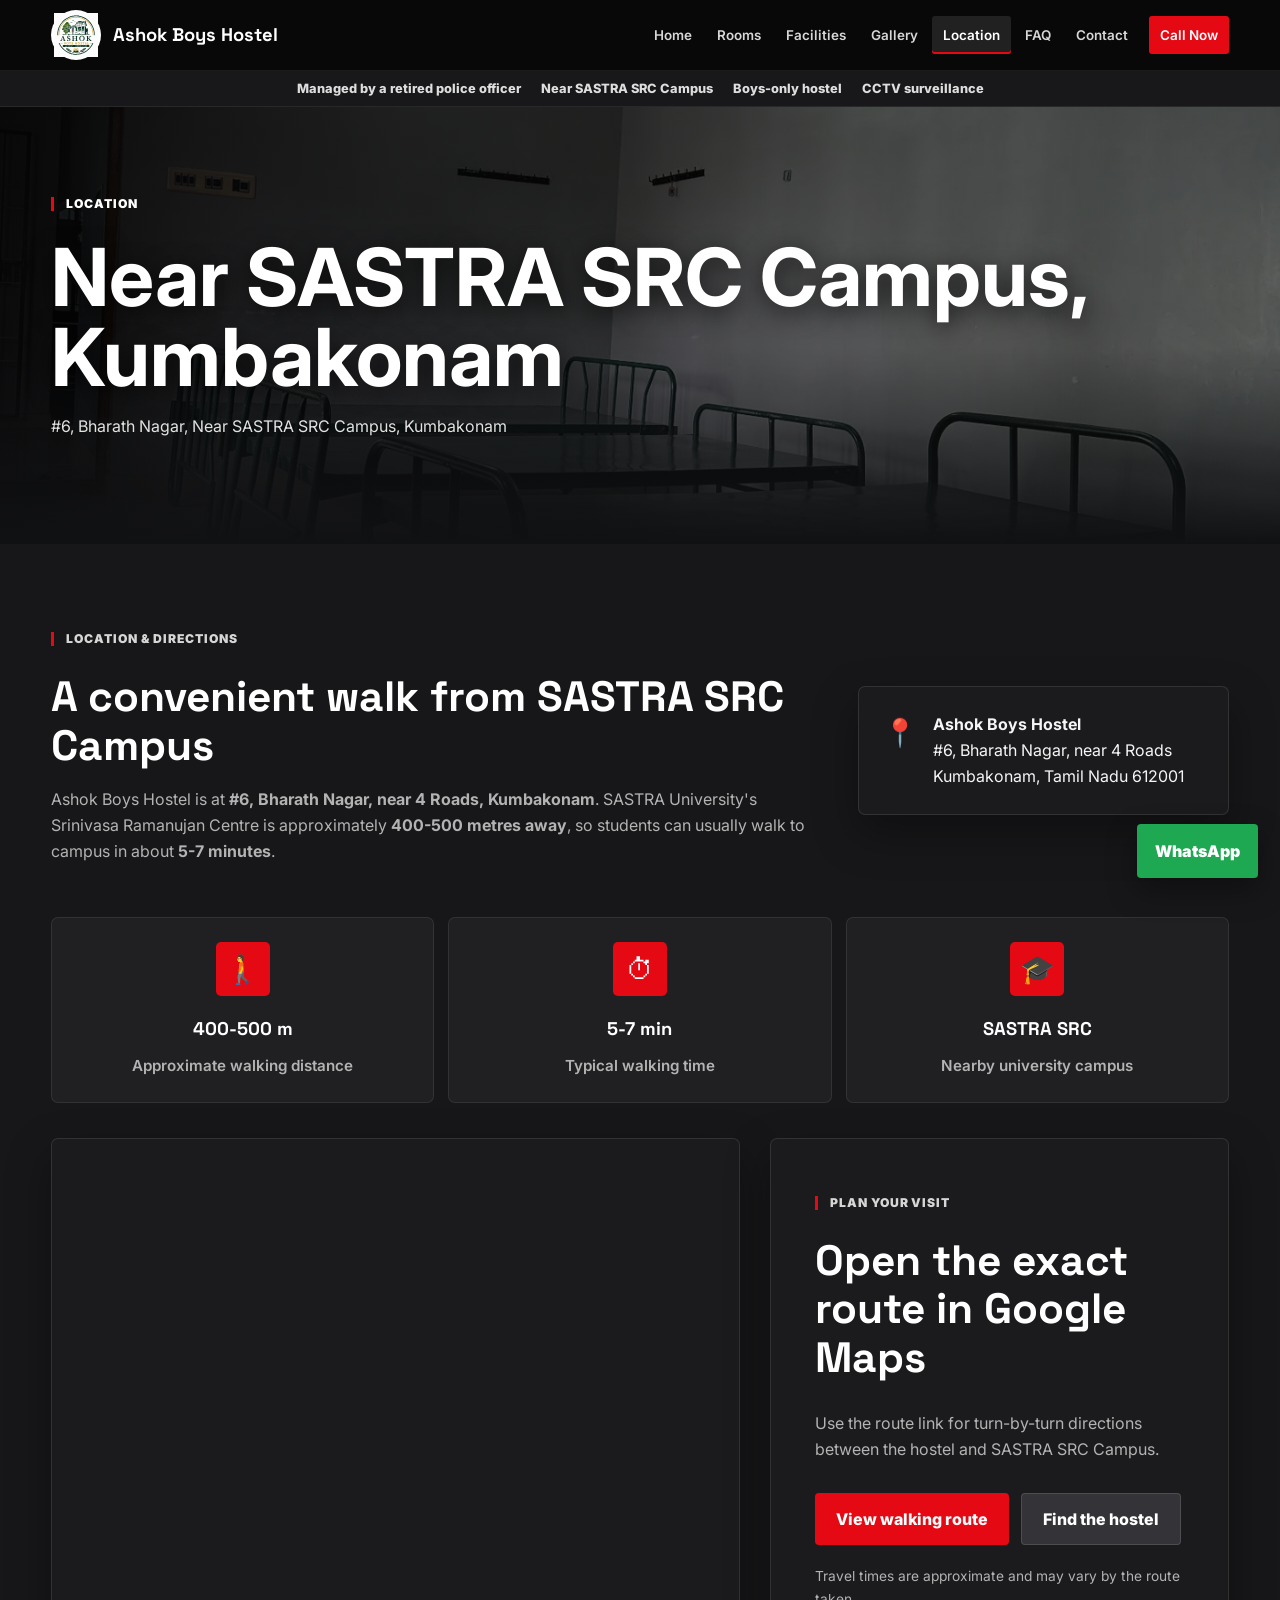
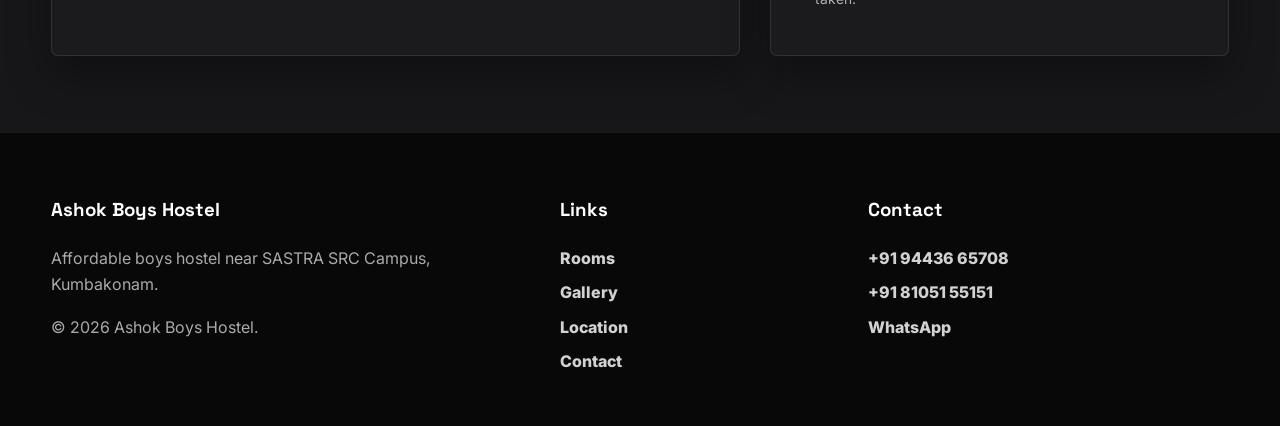
<file: location.html>
<!DOCTYPE html>
<html lang="en">
 <head>
  <meta charset="utf-8"/>
  <meta content="width=device-width, initial-scale=1.0" name="viewport"/>
  <title>
   Location | Hostel Near SASTRA SRC Campus Kumbakonam
  </title>
  <meta content="Ashok Boys Hostel is located at #6, Bharath Nagar, Near SASTRA SRC Campus, Kumbakonam." name="description"/>
  <meta content="boys hostel in kumbakonam, hostel near sastra src, student hostel kumbakonam, boys pg kumbakonam, hostel in kumbakonam" name="keywords"/>
  <meta content="Location | Hostel Near SASTRA SRC Campus Kumbakonam" property="og:title"/>
  <meta content="Ashok Boys Hostel is located at #6, Bharath Nagar, Near SASTRA SRC Campus, Kumbakonam." property="og:description"/>
  <meta content="images/hero.jpg" property="og:image"/>
  <link href="images/logo.svg?v=20260708-logo-icon" rel="icon" type="image/svg+xml"/>
  <meta content="#0b63ce" name="theme-color"/>
  <link href="manifest.json" rel="manifest"/>
  <link href="style.css?v=20260708-cinematic-ui" rel="stylesheet"/>
  <script type="application/ld+json">
   {
    "@context": "https://schema.org",
    "@type": "LodgingBusiness",
    "name": "Ashok Boys Hostel",
    "description": "Affordable boys hostel near SASTRA SRC Campus in Kumbakonam. Rooms from Rs. 2,000 per person per month with beds, ceiling fans, common bathrooms, CCTV surveillance and owner supervision.",
    "address": {
        "@type": "PostalAddress",
        "streetAddress": "#6, Bharath Nagar, Near SASTRA SRC Campus",
        "addressLocality": "Kumbakonam",
        "addressRegion": "Tamil Nadu",
        "addressCountry": "IN"
    },
    "telephone": [
        "+91-94436-65708",
        "+91-81051-55151"
    ],
    "priceRange": "Rs. 2,000/month",
    "amenityFeature": [
        {
            "@type": "LocationFeatureSpecification",
            "name": "Beds",
            "value": true
        },
        {
            "@type": "LocationFeatureSpecification",
            "name": "Ceiling Fans",
            "value": true
        },
        {
            "@type": "LocationFeatureSpecification",
            "name": "Common Bathrooms",
            "value": true
        },
        {
            "@type": "LocationFeatureSpecification",
            "name": "CCTV Surveillance",
            "value": true
        },
        {
            "@type": "LocationFeatureSpecification",
            "name": "Owner Supervision",
            "value": true
        }
    ]
}
  </script>
<!-- Google tag (gtag.js) -->
<script async src="https://www.googletagmanager.com/gtag/js?id=AW-18298483586">
</script>
<script>
  window.dataLayer = window.dataLayer || [];
  function gtag(){dataLayer.push(arguments);}
  gtag('js', new Date());

  gtag('config', 'AW-18298483586');
</script>
 </head>
 <body>
  <header class="site-header">
   <div class="container nav-wrap">
    <a class="brand" href="index.html">
     <span class="logo-icon">
      <img alt="Ashok Boys Hostel Logo" src="images/logo.svg"/>
     </span>
     <span class="brand-text">
      Ashok Boys Hostel
     </span>
    </a>
    <button aria-controls="main-navigation" aria-expanded="false" aria-label="Open navigation menu" class="menu-toggle" type="button">
     <span aria-hidden="true">&#9776;</span>
    </button>
    <nav class="main-nav" id="main-navigation">
     <a href="index.html">
      Home
     </a>
     <a href="rooms.html">
      Rooms
     </a>
     <a href="facilities.html">
      Facilities
     </a>
     <a href="gallery.html">
      Gallery
     </a>
     <a class="active" href="location.html">
      Location
     </a>
     <a href="faq.html">
      FAQ
     </a>
     <a href="contact.html">
      Contact
     </a>
     <a class="nav-cta" href="tel:+919443665708">
      Call Now
     </a>
    </nav>
   </div>
  </header>
  <div class="trust-bar">
   <div class="container">
    <span>
     Managed by a retired police officer
    </span>
    <span>
     Near SASTRA SRC Campus
    </span>
    <span>
     Boys-only hostel
    </span>
    <span>
     CCTV surveillance
    </span>
   </div>
  </div>
  <main>
   <section class="page-hero">
    <div class="container">
     <p class="eyebrow">
      Location
     </p>
     <h1>
      Near SASTRA SRC Campus, Kumbakonam
     </h1>
     <p>
      #6, Bharath Nagar, Near SASTRA SRC Campus, Kumbakonam
     </p>
    </div>
   </section>
   <section class="section location-section">
    <div class="container">
     <div class="location-intro">
      <div>
       <p class="section-label">Location &amp; Directions</p>
       <h2>A convenient walk from SASTRA SRC Campus</h2>
       <p>
        Ashok Boys Hostel is at <strong>#6, Bharath Nagar, near 4 Roads, Kumbakonam</strong>.
        SASTRA University's Srinivasa Ramanujan Centre is approximately
        <strong>400-500 metres away</strong>, so students can usually walk to campus in
        about <strong>5-7 minutes</strong>.
       </p>
      </div>
      <address class="address-card">
       <span class="address-icon" aria-hidden="true">&#128205;</span>
       <div>
        <strong>Ashok Boys Hostel</strong>
        <span>#6, Bharath Nagar, near 4 Roads</span>
        <span>Kumbakonam, Tamil Nadu 612001</span>
       </div>
      </address>
     </div>

     <div class="distance-cards" aria-label="Distance from SASTRA SRC Campus">
      <div class="distance-card">
       <span aria-hidden="true">&#128694;</span>
       <h3>400-500 m</h3>
       <p>Approximate walking distance</p>
      </div>
      <div class="distance-card">
       <span aria-hidden="true">&#9201;</span>
       <h3>5-7 min</h3>
       <p>Typical walking time</p>
      </div>
      <div class="distance-card">
       <span aria-hidden="true">&#127891;</span>
       <h3>SASTRA SRC</h3>
       <p>Nearby university campus</p>
      </div>
     </div>

     <div class="location-grid">
      <div class="map-card">
       <iframe
        allowfullscreen
        loading="lazy"
        referrerpolicy="no-referrer-when-downgrade"
        src="https://www.google.com/maps?q=Ashok%20Boys%20Hostel%20Bharath%20Nagar%20Kumbakonam&amp;output=embed"
        title="Map showing Ashok Boys Hostel in Bharath Nagar, Kumbakonam"
       ></iframe>
      </div>
      <div class="directions-card">
       <p class="section-label">Plan your visit</p>
       <h2>Open the exact route in Google Maps</h2>
       <p>Use the route link for turn-by-turn directions between the hostel and SASTRA SRC Campus.</p>
       <div class="location-actions">
        <a class="btn primary" href="https://www.google.com/maps/dir/?api=1&amp;origin=Ashok+Boys+Hostel,+Bharath+Nagar,+Kumbakonam&amp;destination=SASTRA+University+Srinivasa+Ramanujan+Centre,+Kumbakonam&amp;travelmode=walking" rel="noopener noreferrer" target="_blank">
         View walking route
        </a>
        <a class="btn secondary" href="https://www.google.com/maps/search/?api=1&amp;query=Ashok+Boys+Hostel,+Bharath+Nagar,+Kumbakonam" rel="noopener noreferrer" target="_blank">
         Find the hostel
        </a>
       </div>
       <p class="route-note">Travel times are approximate and may vary by the route taken.</p>
      </div>
     </div>
    </div>
   </section>
  </main>
  <footer>
   <div class="container footer-grid">
    <div>
     <h3>
      Ashok Boys Hostel
     </h3>
     <p>
      Affordable boys hostel near SASTRA SRC Campus, Kumbakonam.
     </p>
     <p>
      &copy; 2026 Ashok Boys Hostel.
     </p>
    </div>
    <div>
     <h3>
      Links
     </h3>
     <a href="rooms.html">
      Rooms
     </a>
     <a href="gallery.html">
      Gallery
     </a>
     <a href="location.html">
      Location
     </a>
     <a href="contact.html">
      Contact
     </a>
    </div>
    <div>
     <h3>
      Contact
     </h3>
     <a href="tel:+919443665708">
      +91 94436 65708
     </a>
     <a href="tel:+918105155151">
      +91 81051 55151
     </a>
     <a href="https://wa.me/919443665708">
      WhatsApp
     </a>
    </div>
   </div>
  </footer>
  <a class="whatsapp-float" href="https://wa.me/919443665708?text=Hi%2C%20I%20am%20interested%20in%20Ashok%20Boys%20Hostel.%20Is%20a%20room%20available%3F">
   WhatsApp
  </a>
  <div class="mobile-action-bar">
   <a href="tel:+919443665708">
    Call
   </a>
   <a href="https://wa.me/919443665708">
    WhatsApp
   </a>
   <a href="https://www.google.com/maps/search/?api=1&amp;query=%236%20Bharath%20Nagar%20Near%20SASTRA%20SRC%20Campus%20Kumbakonam">
    Directions
   </a>
  </div>
  <script src="app.js">
  </script>
</body>
</html>
</file>
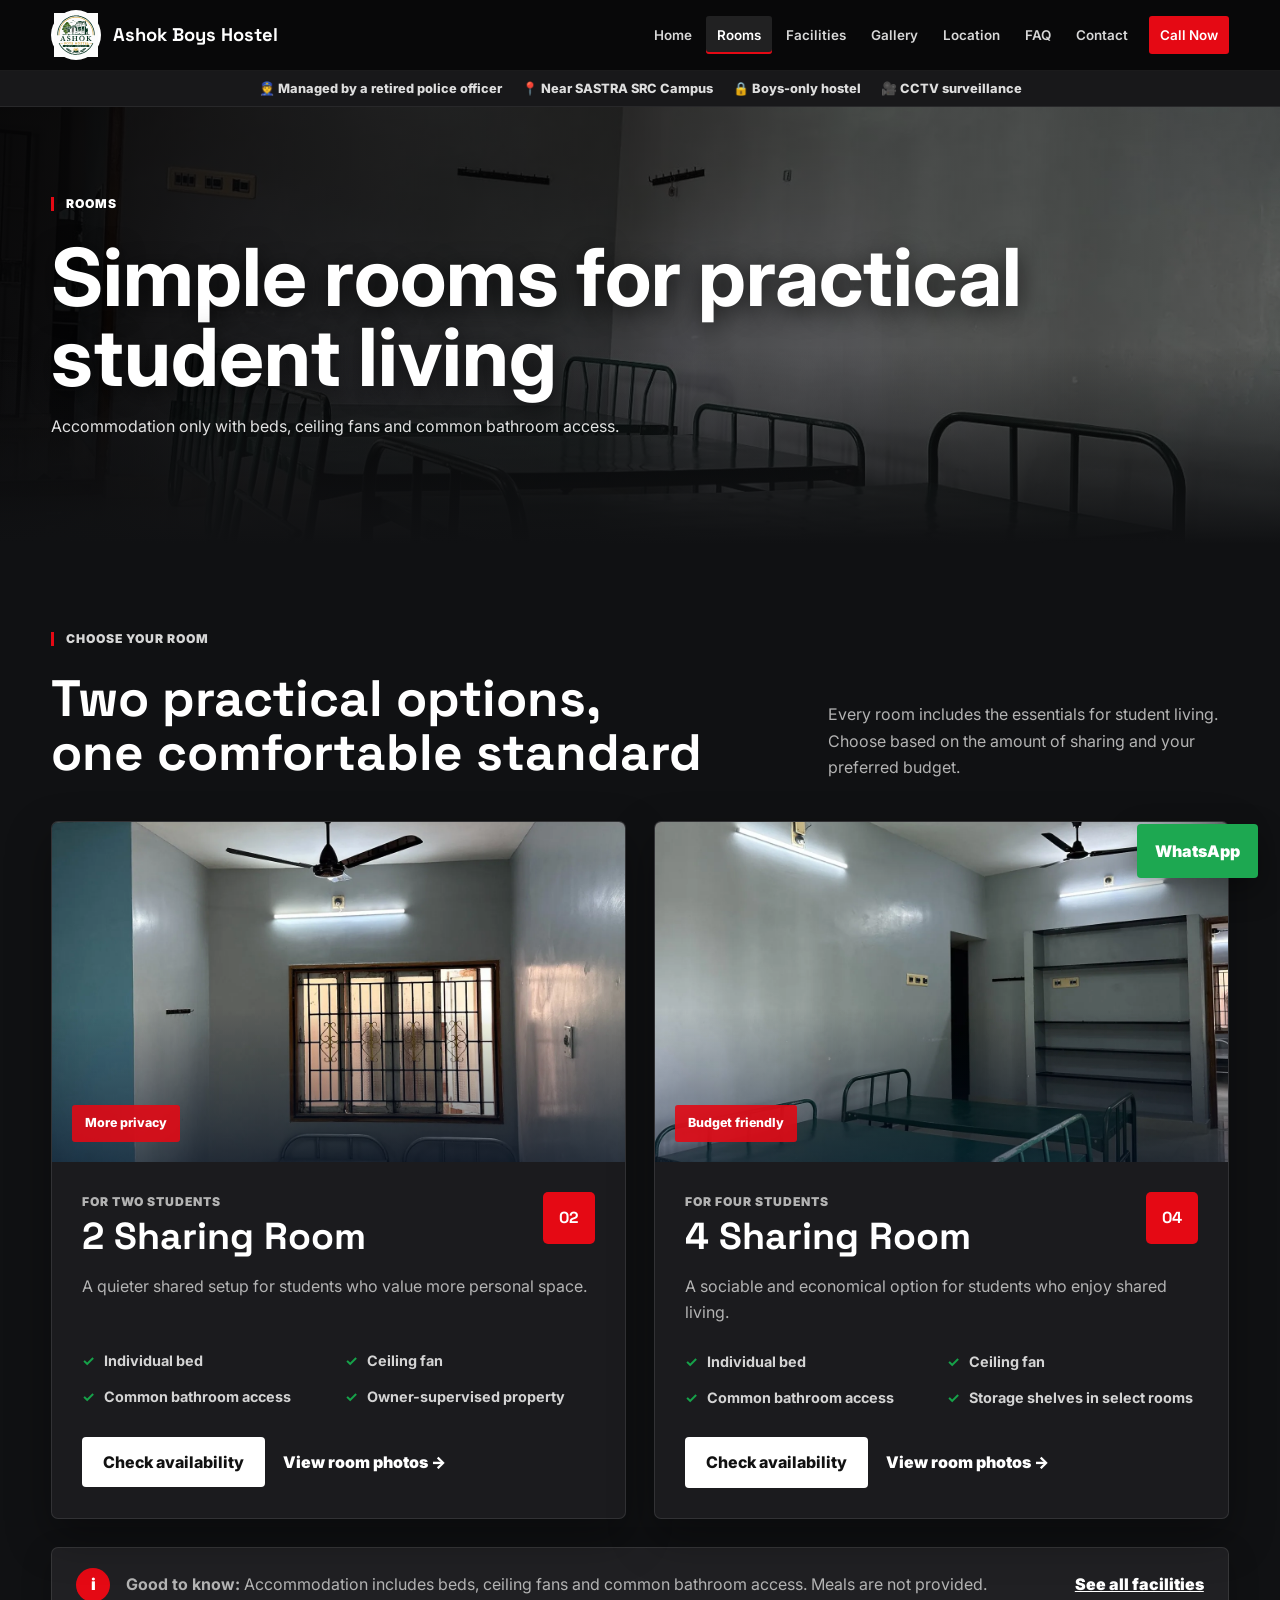
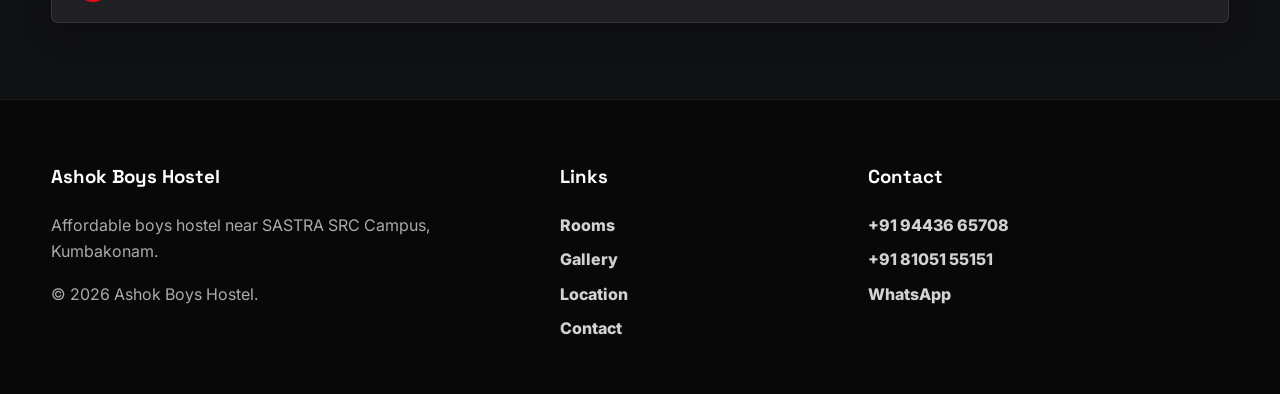
<file: rooms.html>
<!DOCTYPE html>
<html lang="en">
 <head>
 <!-- Google tag (gtag.js) -->
<script async src="https://www.googletagmanager.com/gtag/js?id=AW-18298483586"></script>
<script>
  window.dataLayer = window.dataLayer || [];
  function gtag(){dataLayer.push(arguments);}
  gtag('js', new Date());

  gtag('config', 'AW-18298483586');
</script>
<!-- Event snippet for Page view conversion page
In your html page, add the snippet and call gtag_report_conversion when someone clicks on the chosen link or button. -->
<script>
function gtag_report_conversion(url) {
  var callback = function () {
    if (typeof(url) != 'undefined') {
      window.location = url;
    }
  };
  gtag('event', 'conversion', {
      'send_to': 'AW-18298483586/ihwCCOe3nsscEILnspVE',
      'value': 1.0,
      'currency': 'INR',
      'event_callback': callback
  });
  return false;
}
</script>

  <meta charset="utf-8"/>
  <meta content="width=device-width, initial-scale=1.0" name="viewport"/>
  <title>
   Rooms | 2 Sharing &amp; 4 Sharing Boys Hostel in Kumbakonam
  </title>
  <meta content="View 2 sharing and 4 sharing rooms at Ashok Boys Hostel near SASTRA SRC Campus." name="description"/>
  <meta content="boys hostel in kumbakonam, hostel near sastra src, student hostel kumbakonam, boys pg kumbakonam, hostel in kumbakonam" name="keywords"/>
  <meta content="Rooms | 2 Sharing &amp; 4 Sharing Boys Hostel in Kumbakonam" property="og:title"/>
  <meta content="View 2 sharing and 4 sharing rooms at Ashok Boys Hostel near SASTRA SRC Campus." property="og:description"/>
  <meta content="images/hero.jpg" property="og:image"/>
  <link href="images/logo.svg?v=20260708-logo-icon" rel="icon" type="image/svg+xml"/>
  <meta content="#0b63ce" name="theme-color"/>
  <link href="manifest.json" rel="manifest"/>
  <link href="style.css?v=20260708-cinematic-ui-2" rel="stylesheet"/>
  <script type="application/ld+json">
   {
    "@context": "https://schema.org",
    "@type": "LodgingBusiness",
    "name": "Ashok Boys Hostel",
    "description": "Affordable boys hostel near SASTRA SRC Campus in Kumbakonam. Rooms from ₹2,000 per person per month with beds, ceiling fans, common bathrooms, CCTV surveillance and owner supervision.",
    "address": {
        "@type": "PostalAddress",
        "streetAddress": "#6, Bharath Nagar, Near SASTRA SRC Campus",
        "addressLocality": "Kumbakonam",
        "addressRegion": "Tamil Nadu",
        "addressCountry": "IN"
    },
    "telephone": [
        "+91-94436-65708",
        "+91-81051-55151"
    ],
    "priceRange": "₹2,000/month",
    "amenityFeature": [
        {
            "@type": "LocationFeatureSpecification",
            "name": "Beds",
            "value": true
        },
        {
            "@type": "LocationFeatureSpecification",
            "name": "Ceiling Fans",
            "value": true
        },
        {
            "@type": "LocationFeatureSpecification",
            "name": "Common Bathrooms",
            "value": true
        },
        {
            "@type": "LocationFeatureSpecification",
            "name": "CCTV Surveillance",
            "value": true
        },
        {
            "@type": "LocationFeatureSpecification",
            "name": "Owner Supervision",
            "value": true
        }
    ]
}
  </script>
 </head>
 <body>
  <header class="site-header">
   <div class="container nav-wrap">
    <a class="brand" href="index.html">
     <span class="logo-icon">
      <img alt="Ashok Boys Hostel Logo" src="images/logo.svg"/>
     </span>
     <span class="brand-text">
      Ashok Boys Hostel
     </span>
    </a>
    <button aria-controls="main-navigation" aria-expanded="false" aria-label="Open navigation menu" class="menu-toggle" type="button">
     <span aria-hidden="true">☰</span>
    </button>
    <nav class="main-nav" id="main-navigation">
     <a href="index.html">
      Home
     </a>
     <a class="active" href="rooms.html">
      Rooms
     </a>
     <a href="facilities.html">
      Facilities
     </a>
     <a href="gallery.html">
      Gallery
     </a>
     <a href="location.html">
      Location
     </a>
     <a href="faq.html">
      FAQ
     </a>
     <a href="contact.html">
      Contact
     </a>
     <a class="nav-cta" href="tel:+919443665708">
      Call Now
     </a>
    </nav>
   </div>
  </header>
  <div class="trust-bar">
   <div class="container">
    <span>
     👮 Managed by a retired police officer
    </span>
    <span>
     📍 Near SASTRA SRC Campus
    </span>
    <span>
     🔒 Boys-only hostel
    </span>
    <span>
     🎥 CCTV surveillance
    </span>
   </div>
  </div>
  <main>
   <section class="page-hero">
    <div class="container">
     <p class="eyebrow">
      Rooms
     </p>
     <h1>
      Simple rooms for practical student living
     </h1>
     <p>
      Accommodation only with beds, ceiling fans and common bathroom access.
     </p>
    </div>
   </section>
   <section class="section rooms-section">
    <div class="container">
     <div class="section-heading rooms-heading">
      <div>
       <p class="section-label">Choose Your Room</p>
       <h2>Two practical options, one comfortable standard</h2>
      </div>
      <p>Every room includes the essentials for student living. Choose based on the amount of sharing and your preferred budget.</p>
     </div>
     <div class="room-showcase">
     <article class="room-card room-card-featured">
      <div class="room-media">
       <picture>
       <source srcset="images/room-two-sharing.webp" type="image/webp"/>
       <img alt="Two-sharing student room with beds and ceiling fan" decoding="async" loading="lazy" src="images/room-two-sharing.jpg"/>
      </picture>
       <span class="room-badge">More privacy</span>
      </div>
      <div class="room-content">
       <div class="room-title-row">
        <div>
         <p class="room-kicker">For two students</p>
         <h2>2 Sharing Room</h2>
        </div>
        <span class="room-capacity" aria-label="Capacity: 2 students">02</span>
       </div>
       <p class="room-summary">A quieter shared setup for students who value more personal space.</p>
       <ul class="room-amenities">
        <li><span aria-hidden="true">✓</span> Individual bed</li>
        <li><span aria-hidden="true">✓</span> Ceiling fan</li>
        <li><span aria-hidden="true">✓</span> Common bathroom access</li>
        <li><span aria-hidden="true">✓</span> Owner-supervised property</li>
       </ul>
       <div class="room-actions">
       <a class="btn whatsapp" href="https://wa.me/919443665708?text=Hi%2C%20I%20want%20to%20enquire%20about%202%20sharing%20room%20availability.">
        Check availability
       </a>
        <a class="room-gallery-link" href="gallery.html">View room photos →</a>
       </div>
      </div>
     </article>
     <article class="room-card">
      <div class="room-media">
       <picture>
       <source srcset="images/room-four-sharing.webp" type="image/webp"/>
       <img alt="Four-sharing student room with individual beds" decoding="async" loading="lazy" src="images/room-four-sharing.jpg"/>
      </picture>
       <span class="room-badge">Budget friendly</span>
      </div>
      <div class="room-content">
       <div class="room-title-row">
        <div>
         <p class="room-kicker">For four students</p>
         <h2>4 Sharing Room</h2>
        </div>
        <span class="room-capacity" aria-label="Capacity: 4 students">04</span>
       </div>
       <p class="room-summary">A sociable and economical option for students who enjoy shared living.</p>
       <ul class="room-amenities">
        <li><span aria-hidden="true">✓</span> Individual bed</li>
        <li><span aria-hidden="true">✓</span> Ceiling fan</li>
        <li><span aria-hidden="true">✓</span> Common bathroom access</li>
        <li><span aria-hidden="true">✓</span> Storage shelves in select rooms</li>
       </ul>
       <div class="room-actions">
       <a class="btn whatsapp" href="https://wa.me/919443665708?text=Hi%2C%20I%20want%20to%20enquire%20about%204%20sharing%20room%20availability.">
        Check availability
       </a>
        <a class="room-gallery-link" href="gallery.html">View room photos →</a>
       </div>
      </div>
     </article>
     </div>
     <aside class="rooms-note">
      <span aria-hidden="true">i</span>
      <p><strong>Good to know:</strong> Accommodation includes beds, ceiling fans and common bathroom access. Meals are not provided.</p>
      <a href="facilities.html">See all facilities</a>
     </aside>
    </div>
   </section>
  </main>
  <footer>
   <div class="container footer-grid">
    <div>
     <h3>
      Ashok Boys Hostel
     </h3>
     <p>
      Affordable boys hostel near SASTRA SRC Campus, Kumbakonam.
     </p>
     <p>
      &copy; 2026 Ashok Boys Hostel.
     </p>
    </div>
    <div>
     <h3>
      Links
     </h3>
     <a href="rooms.html">
      Rooms
     </a>
     <a href="gallery.html">
      Gallery
     </a>
     <a href="location.html">
      Location
     </a>
     <a href="contact.html">
      Contact
     </a>
    </div>
    <div>
     <h3>
      Contact
     </h3>
     <a href="tel:+919443665708">
      +91 94436 65708
     </a>
     <a href="tel:+918105155151">
      +91 81051 55151
     </a>
     <a href="https://wa.me/919443665708">
      WhatsApp
     </a>
    </div>
   </div>
  </footer>
  <a class="whatsapp-float" href="https://wa.me/919443665708?text=Hi%2C%20I%20am%20interested%20in%20Ashok%20Boys%20Hostel.%20Is%20a%20room%20available%3F">
   WhatsApp
  </a>
  <div class="mobile-action-bar">
   <a href="tel:+919443665708">
    Call
   </a>
   <a href="https://wa.me/919443665708">
    WhatsApp
   </a>
   <a href="https://www.google.com/maps/search/?api=1&amp;query=%236%20Bharath%20Nagar%20Near%20SASTRA%20SRC%20Campus%20Kumbakonam">
    Directions
   </a>
  </div>
  <script src="app.js">
  </script>
 </body>
</html>
</file>
<file: style.css>
@import url("https://fonts.googleapis.com/css2?family=Space+Grotesk:wght@600;700&family=Inter:wght@400;600;700;800;900&display=swap");

/* =========================================================
   Ashok Boys Hostel Website Styles
   Theme: Premium Blue / White / Grey with Glassmorphism
   ========================================================= */

/* ---------- CSS Variables ---------- */
:root {
    --bg: #f6f9fc;
    --text: #0f172a;
    --muted: #5b6b82;

    --primary: #0b63ce;
    --primary-2: #1298e8;
    --primary-dark: #073f88;

    --dark: #071b3a;
    --white: #ffffff;

    --glass: rgba(255, 255, 255, 0.76);
    --glass-strong: rgba(255, 255, 255, 0.92);
    --glass-border: rgba(255, 255, 255, 0.85);

    --shadow-soft: 0 12px 28px rgba(15, 23, 42, 0.08);
    --shadow-card: 0 24px 60px rgba(15, 23, 42, 0.14);
    --shadow-glow: 0 30px 70px rgba(0, 119, 255, 0.25);

    --whatsapp: #22c55e;

    --radius-sm: 14px;
    --radius-md: 22px;
    --radius-lg: 30px;
    --radius-pill: 999px;
}

/* ---------- Base ---------- */
* {
    box-sizing: border-box;
}

html {
    scroll-behavior: smooth;
    scroll-padding-top: 98px;
}

body {
    margin: 0;
    font-family: "Inter", Arial, sans-serif;
    color: var(--text);
    background:
        radial-gradient(circle at 12% 8%, rgba(18, 152, 232, 0.18), transparent 28%),
        linear-gradient(180deg, #f8fbff 0%, var(--bg) 48%, #eef5fc 100%);
    line-height: 1.65;
    overflow-x: hidden;
}

.container {
    width: min(1160px, 92%);
    margin: 0 auto;
}

img {
    max-width: 100%;
}

a {
    transition:
        color 0.25s ease,
        transform 0.25s ease,
        box-shadow 0.25s ease,
        background 0.25s ease;
}

/* =========================================================
   Header / Navigation
   ========================================================= */
.site-header {
    position: sticky;
    top: 0;
    z-index: 50;
    background: rgba(255, 255, 255, 0.72);
    backdrop-filter: blur(18px) saturate(160%);
    -webkit-backdrop-filter: blur(18px) saturate(160%);
    border-bottom: 1px solid rgba(255, 255, 255, 0.82);
    box-shadow: 0 10px 34px rgba(15, 23, 42, 0.08);
}

.nav-wrap {
    display: flex;
    align-items: center;
    justify-content: space-between;
    gap: 18px;
    padding: 14px 0;
}

/* ---------- Logo / Brand ---------- */
/*
   Recommended HTML:
   <a class="brand" href="index.html">
       <span class="logo-icon">
           <img src="images/logo.svg" alt="Ashok Boys Hostel Logo">
       </span>
       <span class="brand-text">Ashok Boys Hostel</span>
   </a>
*/
.brand {
    display: flex;
    align-items: center;
    gap: 12px;
    text-decoration: none;
}

.logo-icon {
    width: 56px;
    height: 56px;
    display: flex;
    align-items: center;
    justify-content: center;
    flex-shrink: 0;
}

.logo-icon img {
    width: 100%;
    height: 100%;
    object-fit: contain;
    display: block;
}

.brand-text {
    font-family: "Space Grotesk", sans-serif;
    font-size: 1.35rem;
    font-weight: 800;
    color: var(--primary-dark);
    letter-spacing: 0;
}

/* Backward compatibility if old HTML still uses <span>ABH</span> */
.brand > span:not(.logo-icon):not(.brand-text) {
    width: 42px;
    height: 42px;
    display: grid;
    place-items: center;
    flex-shrink: 0;
    border-radius: 14px;
    color: #ffffff;
    background: linear-gradient(135deg, var(--primary), var(--primary-2));
    font: 800 0.78rem "Inter", sans-serif;
    box-shadow: 0 12px 24px rgba(11, 99, 206, 0.28);
}

/* If you use a full logo SVG containing text + icon */
.brand-logo {
    height: 64px;
    width: auto;
    display: block;
}

.main-nav {
    display: flex;
    align-items: center;
    gap: 18px;
    flex-wrap: wrap;
}

.main-nav a {
    color: #334155;
    text-decoration: none;
    font-size: 0.9rem;
    font-weight: 800;
}

.main-nav a.active,
.main-nav a:hover {
    color: var(--primary);
}

.nav-cta {
    padding: 9px 16px;
    border-radius: var(--radius-pill);
    color: #ffffff !important;
    background: linear-gradient(135deg, var(--primary), var(--primary-2));
    box-shadow: 0 12px 24px rgba(11, 99, 206, 0.22);
}

.menu-toggle {
    display: none;
}

/* ---------- Trust Bar ---------- */
.trust-bar {
    color: #eaf6ff;
    background: linear-gradient(90deg, #073f88, #0b63ce, #1298e8, #073f88);
    background-size: 220% 100%;
    font-size: 0.8rem;
    font-weight: 800;
    animation: sheen 8s ease-in-out infinite;
}

.trust-bar .container {
    display: flex;
    justify-content: center;
    gap: 20px;
    flex-wrap: wrap;
    padding: 8px 0;
}

/* =========================================================
   Hero Section
   ========================================================= */
.hero {
    position: relative;
    min-height: calc(100vh - 108px);
    display: grid;
    align-items: center;
    overflow: hidden;
    isolation: isolate;
    background: var(--dark);
}

.hero-bg {
    position: absolute;
    inset: 0;
    z-index: -3;
}

.hero-bg picture,
.hero-bg img {
    width: 100%;
    height: 100%;
    display: block;
}

.hero-bg img {
    object-fit: cover;
    animation: zoom 18s ease-in-out infinite alternate;
}

.hero-overlay {
    position: absolute;
    inset: 0;
    z-index: -2;
    background:
        radial-gradient(circle at 76% 20%, rgba(18, 152, 232, 0.24), transparent 28%),
        linear-gradient(
            90deg,
            rgba(3, 15, 36, 0.92),
            rgba(7, 27, 58, 0.74) 40%,
            rgba(7, 27, 58, 0.34) 70%
        );
}

.hero-grid {
    display: grid;
    grid-template-columns: 1fr 420px;
    gap: 44px;
    align-items: center;
    padding: 72px 0;
}

.hero-content h1 {
    margin: 16px 0;
    color: #ffffff;
    font-family: "Space Grotesk", sans-serif;
    font-size: clamp(2.8rem, 7vw, 6rem);
    font-weight: 800;
    line-height: 0.98;
    text-shadow: 0 8px 32px rgba(0, 0, 0, 0.5);
}

.hero-content p {
    max-width: 690px;
    color: #ffffff;
    font-size: 1.15rem;
}

.eyebrow,
.section-label {
    display: inline-flex;
    align-items: center;
    justify-content: center;
    width: fit-content;
    padding: 8px 16px;
    border-radius: var(--radius-pill);
    color: var(--primary-dark);
    background: #ffffff;
    border: 1px solid rgba(11, 99, 206, 0.14);
    box-shadow: 0 10px 24px rgba(15, 23, 42, 0.08);
    font-size: 0.82rem;
    font-weight: 900;
    letter-spacing: 0;
    line-height: 1.15;
    text-transform: none;
}

.hero .eyebrow {
    color: #dff3ff;
    background: rgba(255, 255, 255, 0.14);
    border: 1px solid rgba(255, 255, 255, 0.24);
}

.badges,
.actions {
    display: flex;
    flex-wrap: wrap;
    gap: 12px;
    margin: 22px 0;
}

.badges span {
    padding: 8px 15px;
    border-radius: var(--radius-pill);
    color: #ffffff;
    background: rgba(255, 255, 255, 0.16);
    border: 1px solid rgba(255, 255, 255, 0.25);
    font-weight: 900;
    backdrop-filter: blur(14px);
    -webkit-backdrop-filter: blur(14px);
    animation: float 4s ease-in-out infinite;
}

/* =========================================================
   Buttons
   ========================================================= */
.btn {
    min-height: 50px;
    display: inline-flex;
    align-items: center;
    justify-content: center;
    padding: 13px 24px;
    border: 0;
    border-radius: var(--radius-pill);
    cursor: pointer;
    text-decoration: none;
    font-weight: 900;
}

.btn:hover {
    transform: translateY(-3px);
}

.primary {
    color: #ffffff;
    background: linear-gradient(135deg, var(--primary), var(--primary-2));
    box-shadow: 0 16px 30px rgba(11, 99, 206, 0.25);
}

.whatsapp {
    color: #ffffff;
    background: linear-gradient(135deg, #16a34a, var(--whatsapp));
    box-shadow: 0 16px 30px rgba(34, 197, 94, 0.24);
}

.full {
    width: 100%;
    margin-top: 10px;
}

/* =========================================================
   Cards / Glass Base
   ========================================================= */
.booking-card,
.card,
.room-detail,
.contact-card,
.map-card,
.enquiry-form,
.faq-list details {
    background: var(--glass);
    border: 1px solid var(--glass-border);
    border-radius: var(--radius-lg);
    box-shadow: var(--shadow-card);
    backdrop-filter: blur(18px) saturate(160%);
    -webkit-backdrop-filter: blur(18px) saturate(160%);
    overflow: hidden;
}

.booking-card {
    padding: 30px;
}

.available {
    color: #16a34a;
    font-weight: 900;
}

.price {
    display: inline-flex;
    align-items: baseline;
    gap: 7px;
    margin: 12px 0;
    padding: 10px 14px;
    border-radius: var(--radius-pill);
    color: var(--primary-dark);
    background: #e0f2fe;
    font-weight: 900;
}

.price b {
    font-size: 1.9rem;
}

.booking-card li {
    margin: 8px 0;
}

/* =========================================================
   General Sections
   ========================================================= */
.section {
    padding: 84px 0;
}

.light {
    background:
        radial-gradient(rgba(18, 152, 232, 0.13) 1px, transparent 1px) 0 0 / 28px 28px,
        linear-gradient(180deg, rgba(238, 246, 255, 0.74), rgba(255, 255, 255, 0.58));
}

.split,
.contact-grid,
.location-grid {
    display: grid;
    grid-template-columns: 0.9fr 1.1fr;
    gap: 48px;
}
/* =========================================================
   Distance Cards
   Premium Glassmorphism Style
   ========================================================= */

.distance-cards {
    display: grid;
    grid-template-columns: repeat(3, 1fr);
    gap: 22px;
    margin: 35px 0;
}

.distance-card {
    position: relative;
    overflow: hidden;
    isolation: isolate;

    padding: 26px 22px;

    text-align: center;

    border-radius: 28px;

    background:
        linear-gradient(
            145deg,
            rgba(255,255,255,.92),
            rgba(247,250,255,.82)
        );

    backdrop-filter: blur(22px);
    -webkit-backdrop-filter: blur(22px);

    border: 1px solid rgba(255,255,255,.70);

    box-shadow:
        0 18px 42px rgba(0,60,140,.10),
        inset 0 1px 0 rgba(255,255,255,.90);

    transition:
        transform .45s cubic-bezier(.22,1,.36,1),
        box-shadow .45s,
        border-color .45s;
}

/* ----------------------------------
   Glossy Reflection
---------------------------------- */

.distance-card::before {

    content: "";

    position: absolute;

    top: -90%;
    left: -120%;

    width: 65%;
    height: 260%;

    transform: rotate(28deg);

    background:
        linear-gradient(
            rgba(255,255,255,0),
            rgba(255,255,255,.75),
            rgba(255,255,255,0)
        );

    transition: left .9s ease;

    pointer-events: none;
}

/* ----------------------------------
   Soft Glow Layer
---------------------------------- */

.distance-card::after {

    content: "";

    position: absolute;

    inset: -2px;

    border-radius: 28px;

    background:
        linear-gradient(
            135deg,
            rgba(0,153,255,.35),
            rgba(0,255,255,.18),
            rgba(120,90,255,.25)
        );

    filter: blur(22px);

    opacity: 0;

    z-index: -1;

    transition: opacity .45s ease;
}

/* ----------------------------------
   Hover
---------------------------------- */

.distance-card:hover {

    transform:
        translateY(-12px)
        scale(1.05);

    border-color: #6bc9ff;

    box-shadow:
        0 28px 60px rgba(0,119,255,.22),
        0 0 45px rgba(0,180,255,.18),
        inset 0 1px 0 rgba(255,255,255,.95);
}

.distance-card:hover::before {

    left: 170%;

}

.distance-card:hover::after {

    opacity: 1;

}

/* ----------------------------------
   Icon
---------------------------------- */

.distance-card span {

    width: 82px;
    height: 82px;

    display: flex;
    align-items: center;
    justify-content: center;

    margin: 0 auto 18px;

    font-size: 2.6rem;

    border-radius: 24px;

    background:
        linear-gradient(
            135deg,
            #0077ff,
            #00c6ff
        );

    color: white;

    box-shadow:
        0 12px 28px rgba(0,119,255,.28);

    transition:
        transform .45s,
        box-shadow .45s;
}

.distance-card:hover span {

    transform:
        scale(1.18)
        rotate(-6deg);

    box-shadow:
        0 0 35px rgba(0,162,255,.55),
        0 0 60px rgba(0,162,255,.22);
}

/* ----------------------------------
   Heading
---------------------------------- */

.distance-card h3,
.distance-card h4 {

    margin: 0 0 10px;

    color: var(--primary-dark);

    font-size: 1.15rem;

    font-weight: 800;

    transition: color .35s;
}

.distance-card:hover h3,
.distance-card:hover h4 {

    color: #0067ff;

}

/* ----------------------------------
   Text
---------------------------------- */

.distance-card p {

    margin: 0;

    color: #667085;

    font-size: .95rem;

    line-height: 1.6;

    font-weight: 600;

    transition: color .35s;
}

.distance-card:hover p {

    color: #4d6175;

}

/* ----------------------------------
   Different Glow Colors
---------------------------------- */

.distance-card:nth-child(1)::after {

    background:
        linear-gradient(
            135deg,
            rgba(0,119,255,.35),
            rgba(0,255,255,.18)
        );

}

.distance-card:nth-child(2)::after {

    background:
        linear-gradient(
            135deg,
            rgba(0,200,255,.30),
            rgba(120,90,255,.22)
        );

}

.distance-card:nth-child(3)::after {

    background:
        linear-gradient(
            135deg,
            rgba(255,193,7,.30),
            rgba(0,170,255,.18)
        );

}

/* ----------------------------------
   Responsive
---------------------------------- */

@media (max-width:900px) {

    .distance-cards {

        grid-template-columns: 1fr;

    }

}

.section p,
.card p,
.stats span {
    color: var(--muted);
}

.section .section-label {
    color: #073f88;
}

h2,
h3 {
    font-family: "Space Grotesk", sans-serif;
}

h2 {
    font-size: clamp(1.9rem, 4vw, 3rem);
    line-height: 1.15;
    letter-spacing: 0;
}

.stats {
    display: grid;
    grid-template-columns: repeat(3, 1fr);
    gap: 14px;
    margin-top: 28px;
}

.stats div {
    padding: 18px;
    border-radius: 20px;
    background: #ffffff;
    box-shadow: var(--shadow-soft);
}

.stats b {
    display: block;
    color: var(--primary);
    font-family: "Space Grotesk", sans-serif;
    font-size: 1.65rem;
    font-weight: 900;
}

/* =========================================================
   Why Parents Choose Us Section + Premium Hover Cards
   Applies to:
   <div class="cards"><div class="card">...</div></div>
   ========================================================= */
.cards {
    display: grid;
    grid-template-columns: repeat(auto-fit, minmax(260px, 1fr));
    gap: 35px;
    margin-top: 34px;
}

.cards.six {
    grid-template-columns: repeat(auto-fit, minmax(260px, 1fr));
}

.card {
    position: relative;
    min-height: 260px;
    padding: 40px 28px;
    border-radius: 30px;
    overflow: hidden;
    isolation: isolate;
    text-align: center;

    background:
        linear-gradient(
            145deg,
            rgba(255, 255, 255, 0.92),
            rgba(247, 250, 255, 0.82)
        );

    border: 1px solid rgba(255, 255, 255, 0.6);

    box-shadow:
        0 20px 45px rgba(0, 60, 140, 0.10),
        inset 0 1px 0 rgba(255, 255, 255, 0.8);

    backdrop-filter: blur(25px);
    -webkit-backdrop-filter: blur(25px);

    transition:
        transform 0.45s cubic-bezier(0.22, 1, 0.36, 1),
        box-shadow 0.45s ease,
        border-color 0.45s ease,
        background 0.45s ease;
}

/* Glossy moving reflection */
.card::before {
    content: "";
    position: absolute;
    top: -80%;
    left: -120%;
    width: 70%;
    height: 250%;
    transform: rotate(28deg);
    background:
        linear-gradient(
            rgba(255, 255, 255, 0),
            rgba(255, 255, 255, 0.65),
            rgba(255, 255, 255, 0)
        );
    transition: left 1s ease;
    z-index: 1;
    pointer-events: none;
}

/* Soft colored glow layer */
.card::after {
    content: "";
    position: absolute;
    inset: -2px;
    z-index: -1;
    border-radius: 30px;
    background:
        linear-gradient(
            135deg,
            rgba(0, 153, 255, 0.35),
            rgba(0, 255, 255, 0.15),
            rgba(120, 90, 255, 0.25)
        );
    opacity: 0;
    filter: blur(22px);
    transition: opacity 0.45s ease;
}

.card:hover {
    transform: translateY(-14px) scale(1.045);
    border-color: #66c8ff;

    box-shadow:
        0 30px 70px rgba(0, 119, 255, 0.25),
        0 0 50px rgba(0, 180, 255, 0.18),
        inset 0 1px 0 rgba(255, 255, 255, 0.9);
}

.card:hover::before {
    left: 160%;
}

.card:hover::after {
    opacity: 1;
}

.card i {
    width: 82px;
    height: 82px;
    display: flex;
    align-items: center;
    justify-content: center;
    margin: 0 auto;
    border-radius: 24px;
    color: #ffffff;
    background: linear-gradient(135deg, #0077ff, #00c6ff);
    font-size: 2.6rem;
    font-style: normal;

    box-shadow:
        0 10px 25px rgba(0, 119, 255, 0.28);

    transition:
        transform 0.45s cubic-bezier(0.22, 1, 0.36, 1),
        box-shadow 0.45s ease;
}

.card:hover i {
    transform: scale(1.18) rotate(-6deg);

    box-shadow:
        0 0 35px rgba(0, 162, 255, 0.55),
        0 0 60px rgba(0, 162, 255, 0.22);
}

.card h3 {
    margin-top: 28px;
    margin-bottom: 0;
    color: var(--primary-dark);
    font-size: 1.45rem;
    font-weight: 800;
    transition: color 0.35s ease;
}

.card p {
    margin-top: 15px;
    color: #667085;
    font-size: 1rem;
    line-height: 1.75;
    transition: color 0.35s ease;
}

.card:hover h3 {
    color: #0067ff;
}

.card:hover p {
    color: #4d6175;
}

/* Different subtle glow accents for the first four Why Parents cards */
.cards .card:nth-child(1)::after {
    background:
        linear-gradient(
            135deg,
            rgba(0, 119, 255, 0.38),
            rgba(0, 198, 255, 0.18)
        );
}

.cards .card:nth-child(2)::after {
    background:
        linear-gradient(
            135deg,
            rgba(34, 197, 94, 0.35),
            rgba(125, 211, 252, 0.18)
        );
}

.cards .card:nth-child(3)::after {
    background:
        linear-gradient(
            135deg,
            rgba(124, 58, 237, 0.30),
            rgba(14, 165, 233, 0.16)
        );
}

.cards .card:nth-child(4)::after {
    background:
        linear-gradient(
            135deg,
            rgba(245, 158, 11, 0.32),
            rgba(14, 165, 233, 0.16)
        );
}

/* =========================================================
   Page Hero
   ========================================================= */
.hero-links a {
    padding: 8px 15px;
    border-radius: var(--radius-pill);
    color: #ffffff;
    background: rgba(255, 255, 255, 0.16);
    border: 1px solid rgba(255, 255, 255, 0.25);
    font-weight: 900;
    text-decoration: none;
    backdrop-filter: blur(14px);
}

.hero-links a:hover,
.hero-links a:focus-visible {
    color: var(--primary-dark);
    background: #ffffff;
    transform: translateY(-2px);
}

.booking-secondary-link {
    display: block;
    margin-top: 15px;
    color: var(--primary-dark);
    text-align: center;
    text-decoration: none;
    font-size: 0.9rem;
    font-weight: 900;
}

.stats a {
    padding: 18px;
    color: inherit;
    background: #ffffff;
    border-radius: 20px;
    box-shadow: var(--shadow-soft);
    text-decoration: none;
}

.stats a:hover {
    transform: translateY(-4px);
    box-shadow: 0 18px 38px rgba(11, 99, 206, 0.16);
}

.pathways-intro {
    max-width: 680px;
    margin: 0 0 32px;
    color: var(--muted);
}

.home-pathways .card {
    display: flex;
    flex-direction: column;
    color: inherit;
    text-decoration: none;
}

.home-pathways .card-link {
    display: inline-flex;
    justify-content: center;
    margin-top: auto;
    padding-top: 18px;
    color: var(--primary);
    font-weight: 900;
}

.home-enquiry-strip {
    display: grid;
    grid-template-columns: minmax(0, 1fr) auto;
    gap: 34px;
    align-items: center;
    margin-top: 38px;
    padding: clamp(28px, 4vw, 46px);
    color: #ffffff;
    background:
        radial-gradient(circle at 85% 15%, rgba(18, 152, 232, 0.38), transparent 32%),
        linear-gradient(135deg, var(--dark), var(--primary-dark));
    border-radius: var(--radius-lg);
    box-shadow: var(--shadow-card);
}

.home-enquiry-strip .section-label {
    color: #dff3ff;
    background: rgba(255, 255, 255, 0.14);
    border: 1px solid rgba(255, 255, 255, 0.2);
}

.home-enquiry-strip h2 {
    margin: 14px 0 6px;
    color: #ffffff;
    font: 800 clamp(1.7rem, 3vw, 2.7rem)/1.1 "Space Grotesk", sans-serif;
}

.home-enquiry-strip p {
    margin-bottom: 0;
    color: #dbeafe;
}

.home-enquiry-actions {
    display: flex;
    flex-wrap: wrap;
    gap: 12px;
    justify-content: flex-end;
}

.page-hero {
    padding: 90px 0;
    color: #ffffff;
    background: linear-gradient(135deg, var(--dark), var(--primary));
}

.page-hero p {
    color: #dbeafe;
}

.page-hero .eyebrow {
    color: #073f88;
    background: #ffffff;
    border: 1px solid rgba(255, 255, 255, 0.72);
    box-shadow: 0 10px 28px rgba(3, 15, 36, 0.2);
    text-shadow: none;
}

.page-hero h1 {
    text-shadow: 0 3px 18px rgba(3, 15, 36, 0.32);
}

/* =========================================================
   Rooms
   ========================================================= */
.rooms-section {
    background:
        radial-gradient(circle at 90% 8%, rgba(18, 152, 232, 0.13), transparent 28%),
        linear-gradient(180deg, #f8fbff, #eef6ff);
}

.section-heading,
.gallery-intro {
    display: grid;
    grid-template-columns: minmax(0, 1fr) minmax(280px, 0.55fr);
    gap: 48px;
    align-items: end;
    margin-bottom: 40px;
}

.section-heading h2,
.gallery-intro h2 {
    max-width: 720px;
    margin: 14px 0 0;
    color: #052f66;
    font: 800 clamp(2rem, 4vw, 3.4rem)/1.06 "Space Grotesk", sans-serif;
    letter-spacing: 0;
    text-wrap: balance;
}

.section-heading > p,
.gallery-intro > p {
    margin: 0;
    color: var(--muted);
}

.section-heading > .section-label,
.gallery-intro .section-label {
    color: #073f88;
    justify-self: start;
}

.room-showcase {
    display: grid;
    grid-template-columns: repeat(2, minmax(0, 1fr));
    gap: 28px;
}

.room-card {
    position: relative;
    overflow: hidden;
    background: rgba(255, 255, 255, 0.9);
    border: 1px solid rgba(255, 255, 255, 0.9);
    border-radius: var(--radius-lg);
    box-shadow: var(--shadow-card);
    transition: transform 0.35s ease, box-shadow 0.35s ease;
}

.room-card:hover {
    transform: translateY(-8px);
    box-shadow: 0 30px 70px rgba(15, 23, 42, 0.18);
}

.room-media {
    position: relative;
    height: 340px;
    overflow: hidden;
}

.room-media picture,
.room-media img {
    width: 100%;
    height: 100%;
    display: block;
}

.room-media img {
    object-fit: cover;
    transition: transform 0.6s cubic-bezier(0.22, 1, 0.36, 1);
}

.room-card:hover .room-media img {
    transform: scale(1.045);
}

.room-media::after {
    content: "";
    position: absolute;
    inset: auto 0 0;
    height: 45%;
    background: linear-gradient(transparent, rgba(3, 15, 36, 0.62));
}

.room-badge {
    position: absolute;
    left: 20px;
    bottom: 20px;
    z-index: 1;
    padding: 8px 13px;
    color: #ffffff;
    background: rgba(7, 27, 58, 0.68);
    border: 1px solid rgba(255, 255, 255, 0.34);
    border-radius: var(--radius-pill);
    backdrop-filter: blur(14px);
    font-size: 0.78rem;
    font-weight: 800;
}

.room-content {
    padding: 30px;
}

.room-title-row {
    display: flex;
    align-items: flex-start;
    justify-content: space-between;
    gap: 20px;
}

.room-kicker {
    margin: 0 0 4px;
    color: var(--primary);
    font-size: 0.76rem;
    font-weight: 900;
    letter-spacing: 0.08em;
    text-transform: uppercase;
}

.room-title-row h2 {
    margin: 0;
    color: var(--primary-dark);
    font: 800 clamp(1.7rem, 3vw, 2.35rem)/1.1 "Space Grotesk", sans-serif;
}

.room-capacity {
    width: 52px;
    height: 52px;
    display: grid;
    place-items: center;
    flex: 0 0 auto;
    color: #ffffff;
    background: linear-gradient(135deg, var(--primary), var(--primary-2));
    border-radius: 18px;
    font: 800 1rem "Space Grotesk", sans-serif;
    box-shadow: 0 12px 24px rgba(11, 99, 206, 0.24);
}

.room-summary {
    min-height: 52px;
    color: var(--muted);
}

.room-amenities {
    display: grid;
    grid-template-columns: repeat(2, minmax(0, 1fr));
    gap: 12px;
    margin: 24px 0 28px;
    padding: 0;
    list-style: none;
}

.room-amenities li {
    display: flex;
    gap: 9px;
    color: #334155;
    font-size: 0.9rem;
    font-weight: 700;
}

.room-amenities li span {
    color: #16a34a;
}

.room-actions {
    display: flex;
    align-items: center;
    flex-wrap: wrap;
    gap: 18px;
}

.room-gallery-link {
    color: var(--primary-dark);
    font-weight: 900;
    text-decoration: none;
}

.rooms-note {
    display: grid;
    grid-template-columns: auto 1fr auto;
    gap: 16px;
    align-items: center;
    margin-top: 28px;
    padding: 20px 24px;
    color: #334155;
    background: rgba(255, 255, 255, 0.72);
    border: 1px solid rgba(255, 255, 255, 0.9);
    border-radius: 22px;
    box-shadow: var(--shadow-soft);
}

.rooms-note > span {
    width: 34px;
    height: 34px;
    display: grid;
    place-items: center;
    color: #ffffff;
    background: var(--primary);
    border-radius: 50%;
    font-weight: 900;
}

.rooms-note p {
    margin: 0;
}

.rooms-note a {
    color: var(--primary-dark);
    font-weight: 900;
    white-space: nowrap;
}

/* =========================================================
   Facilities: Not Available
   ========================================================= */
.not-available {
    display: flex;
    flex-wrap: wrap;
    gap: 12px;
}

.not-available span {
    padding: 10px 14px;
    border-radius: var(--radius-pill);
    color: #991b1b;
    background: #fee2e2;
    font-weight: 900;
}

/* =========================================================
   Gallery
   ========================================================= */
.gallery-section {
    background:
        radial-gradient(circle at 12% 10%, rgba(18, 152, 232, 0.12), transparent 26%),
        linear-gradient(180deg, #f8fbff, #edf5fd);
}

.gallery {
    display: grid;
    grid-template-columns: repeat(4, minmax(0, 1fr));
    grid-auto-flow: dense;
    grid-auto-rows: 220px;
    gap: 18px;
}

.gallery figure {
    position: relative;
    height: auto;
    margin: 0;
    border-radius: 26px;
    overflow: hidden;
    cursor: pointer;
    background: #dbeafe;
    box-shadow: 0 18px 42px rgba(15, 23, 42, 0.13);
    outline: none;
    transition: transform 0.35s ease, box-shadow 0.35s ease;
}

.gallery figure:hover,
.gallery figure:focus-visible {
    z-index: 2;
    transform: translateY(-6px);
    box-shadow: 0 28px 60px rgba(7, 63, 136, 0.24);
}

.gallery-feature {
    grid-column: span 2;
    grid-row: span 2;
}

.gallery-wide {
    grid-column: span 2;
}

.gallery picture,
.gallery img {
    width: 100%;
    height: 100%;
    display: block;
    object-fit: cover;
    transition: transform 0.45s ease;
}

.gallery figure:hover img {
    transform: scale(1.08);
}

.gallery figcaption {
    position: absolute;
    left: 18px;
    right: 18px;
    bottom: 16px;
    z-index: 2;
    padding: 0;
    color: #ffffff;
    font-weight: 900;
    text-shadow: 0 2px 12px rgba(0, 0, 0, 0.65);
}

.gallery figure::before {
    content: "";
    position: absolute;
    inset: 35% 0 0;
    z-index: 1;
    background: linear-gradient(transparent, rgba(3, 15, 36, 0.82));
    pointer-events: none;
}

.gallery figure::after {
    content: attr(data-category);
    position: absolute;
    top: 14px;
    left: 14px;
    z-index: 2;
    padding: 6px 10px;
    color: #eaf6ff;
    background: rgba(7, 27, 58, 0.58);
    border: 1px solid rgba(255, 255, 255, 0.3);
    border-radius: var(--radius-pill);
    backdrop-filter: blur(12px);
    font-size: 0.68rem;
    font-weight: 900;
    letter-spacing: 0.06em;
    text-transform: uppercase;
}

/* =========================================================
   Location / Map
   ========================================================= */
.map-card {
    padding: 12px;
}

.map-card iframe {
    width: 100%;
    height: 100%;
    min-height: 430px;
    display: block;
    border: 0;
    border-radius: 22px;
}

.location-section {
    background:
        radial-gradient(circle at 8% 18%, rgba(18, 152, 232, 0.12), transparent 28%),
        linear-gradient(180deg, #f8fbff, #eef6ff);
}

.location-intro {
    display: grid;
    grid-template-columns: minmax(0, 1.35fr) minmax(280px, 0.65fr);
    gap: 38px;
    align-items: center;
    margin-bottom: 36px;
}

.location-intro h2,
.directions-card h2 {
    margin: 14px 0 12px;
    color: var(--primary-dark);
    font-family: "Space Grotesk", sans-serif;
    line-height: 1.15;
}

.address-card,
.directions-card {
    background: var(--glass-strong);
    border: 1px solid var(--glass-border);
    border-radius: var(--radius-lg);
    box-shadow: var(--shadow-soft);
}

.address-card {
    display: flex;
    gap: 16px;
    padding: 24px;
    font-style: normal;
}

.address-card div,
.address-card span {
    display: block;
}

.address-icon {
    font-size: 1.7rem;
}

.location-grid {
    grid-template-columns: minmax(0, 1.2fr) minmax(320px, 0.8fr);
    align-items: stretch;
    gap: 30px;
}

.directions-card {
    display: flex;
    flex-direction: column;
    justify-content: center;
    padding: clamp(28px, 4vw, 44px);
}

.location-actions {
    display: flex;
    flex-wrap: wrap;
    gap: 12px;
    margin-top: 14px;
}

.secondary {
    color: var(--primary-dark);
    background: #e0f2fe;
    border: 1px solid rgba(11, 99, 206, 0.18);
}

.route-note {
    margin: 20px 0 0;
    color: var(--muted);
    font-size: 0.86rem;
}

.map-overlay{

    position:absolute;

    left:20px;

    bottom:20px;

    padding:14px 22px;

    border-radius:18px;

    background:rgba(255,255,255,.88);

    backdrop-filter:blur(16px);

    font-weight:700;

    color:#073f88;

    box-shadow:

        0 12px 30px rgba(0,0,0,.15);

}

/* =========================================================
   Contact / Form
   ========================================================= */
.contact-card,
.enquiry-form {
    padding: 30px;
}

.elevated-panel {
    border: 1px solid rgba(15, 23, 42, 0.08);
    border-radius: var(--radius-lg);
    background:
        linear-gradient(180deg, rgba(255, 255, 255, 0.96), rgba(248, 250, 252, 0.94));
    box-shadow: var(--shadow-soft);
}

.contact-card a {
    color: var(--primary-dark);
    font-weight: 900;
}

.contact-card h2 {
    margin: 6px 0 18px;
}

.contact-mini-links {
    display: grid;
    gap: 10px;
    margin-top: 18px;
    padding-top: 18px;
    border-top: 1px solid rgba(15, 23, 42, 0.08);
}

.contact-mini-links a {
    display: inline-flex;
    align-items: center;
    justify-content: space-between;
    padding: 11px 14px;
    border-radius: 14px;
    background: rgba(18, 152, 232, 0.08);
}

.contact-mini-links a::after {
    content: "→";
}

.enquiry-form {
    display: grid;
    gap: 14px;
}

.enquiry-form label {
    display: grid;
    gap: 7px;
    font-weight: 900;
}

.enquiry-form input {
    min-height: 46px;
    padding: 12px;
    border: 1px solid #cbd5e1;
    border-radius: 14px;
    font: inherit;
}

.enquiry-form input:focus {
    outline: none;
    border-color: rgba(18, 152, 232, 0.7);
    box-shadow: 0 0 0 5px rgba(18, 152, 232, 0.14);
}

.enquiry-guide {
    display: grid;
    grid-template-columns: 0.7fr 1.3fr;
    gap: 28px;
    align-items: start;
}

.facility-note,
.faq-section .section-heading p {
    max-width: 720px;
}

.facilities-section .section-heading {
    display: block;
    max-width: 760px;
    margin-bottom: 28px;
}

.facilities-section .cards.six {
    grid-template-columns: repeat(3, minmax(0, 1fr));
}

.faq-section .section-heading {
    display: block;
    max-width: 760px;
    margin-bottom: 26px;
}

.faq-section .section-heading .section-label {
    margin-bottom: 14px;
}

.faq-section .section-heading h2 {
    margin-top: 0;
}

.faq-section .section-heading > p:not(.section-label) {
    margin-top: 14px;
}

.faq-next-step {
    display: flex;
    align-items: center;
    justify-content: space-between;
    gap: 24px;
    margin-top: 28px;
    padding: 28px;
    border-radius: var(--radius-lg);
    background:
        linear-gradient(135deg, rgba(7, 63, 136, 0.95), rgba(18, 152, 232, 0.9));
    color: #ffffff;
    box-shadow: var(--shadow-soft);
}

.faq-next-step h2,
.faq-next-step .section-label {
    color: #ffffff;
}

.faq-next-step .btn.ghost {
    border-color: rgba(255, 255, 255, 0.45);
    color: #ffffff;
}

/* =========================================================
   FAQ
   ========================================================= */
.faq-list {
    max-width: 900px;
}

.faq-list details {
    margin: 14px 0;
}

.faq-list summary {
    padding: 20px 24px;
    cursor: pointer;
    font-weight: 900;
}

.faq-list p {
    padding: 0 24px 20px;
}

/* =========================================================
   Lightbox
   ========================================================= */
.lightbox {
    position: fixed;
    inset: 0;
    z-index: 100;
    display: none;
    place-items: center;
    padding: 28px;
    background: rgba(2, 6, 23, 0.86);
}

.lightbox.open {
    display: grid;
}

body.lightbox-active {
    overflow: hidden;
}

.lightbox img {
    max-width: min(1100px, 94vw);
    max-height: 78vh;
    border-radius: 22px;
    box-shadow: 0 30px 90px rgba(0, 0, 0, 0.5);
}

.lightbox p {
    position: fixed;
    left: 50%;
    bottom: 22px;
    margin: 0;
    padding: 9px 16px;
    transform: translateX(-50%);
    color: #ffffff;
    background: rgba(15, 23, 42, 0.62);
    border-radius: var(--radius-pill);
    backdrop-filter: blur(12px);
    font-weight: 800;
}

.lightbox-close,
.lightbox-nav {
    position: fixed;
    border: 0;
    border-radius: 50%;
    color: #ffffff;
    background: rgba(255, 255, 255, 0.18);
    cursor: pointer;
}

.lightbox-close {
    right: 24px;
    top: 18px;
    width: 46px;
    height: 46px;
    font-size: 2rem;
}

.lightbox-nav {
    top: 50%;
    width: 54px;
    height: 54px;
    font-size: 3rem;
}

.lightbox-prev {
    left: 24px;
}

.lightbox-next {
    right: 24px;
}

/* =========================================================
   Footer
   ========================================================= */
footer {
    padding: 44px 0;
    color: #dbeafe;
    background: linear-gradient(135deg, var(--dark), #0f172a);
}

.footer-grid {
    display: grid;
    grid-template-columns: 1.2fr 0.7fr 0.9fr;
    gap: 28px;
}

.footer-grid a {
    display: block;
    margin: 8px 0;
    color: #bfdbfe;
    text-decoration: none;
    font-weight: 800;
}

/* =========================================================
   Floating Actions
   ========================================================= */
.whatsapp-float {
    position: fixed;
    right: 22px;
    bottom: 22px;
    z-index: 40;
    padding: 14px 18px;
    border-radius: var(--radius-pill);
    color: #ffffff;
    background: linear-gradient(135deg, #16a34a, var(--whatsapp));
    text-decoration: none;
    font-weight: 900;
    box-shadow: 0 18px 34px rgba(34, 197, 94, 0.36);
}

.mobile-action-bar {
    display: none;
}

/* =========================================================
   Animations
   ========================================================= */
@keyframes zoom {
    to {
        transform: scale(1.1);
    }
}

@keyframes float {
    50% {
        transform: translateY(-7px);
    }
}

@keyframes sheen {
    50% {
        background-position: 100% 50%;
    }
}

/* =========================================================
   Responsive
   ========================================================= */
@media (max-width: 980px) {
    .hero-grid,
    .split,
    .contact-grid,
    .location-grid {
        grid-template-columns: 1fr;
    }

    .hero,
    .hero-grid {
        min-height: auto;
    }

    .cards,
    .cards.six {
        grid-template-columns: repeat(2, 1fr);
    }

    .facilities-section .cards.six {
        grid-template-columns: repeat(2, minmax(0, 1fr));
    }

    .room-detail {
        grid-template-columns: 1fr;
    }

    .footer-grid {
        grid-template-columns: 1fr;
    }

    .section-heading,
    .gallery-intro {
        grid-template-columns: 1fr;
        gap: 18px;
    }

    .room-showcase {
        grid-template-columns: 1fr;
    }

    .gallery {
        grid-template-columns: repeat(2, minmax(0, 1fr));
    }

    .location-intro {
        grid-template-columns: 1fr;
    }

    .map-card iframe {
        min-height: 380px;
    }
}

@media (max-width: 760px) {
    body {
        padding-bottom: 72px;
    }

    .brand-text {
        font-size: 1.05rem;
    }

    .logo-icon {
        width: 46px;
        height: 46px;
    }

    .menu-toggle {
        display: block;
        padding: 8px 12px;
        border: 0;
        border-radius: 12px;
        color: #ffffff;
        background: linear-gradient(135deg, var(--primary), var(--primary-2));
        font-weight: 900;
    }

    .main-nav {
        position: absolute;
        left: 4%;
        right: 4%;
        top: 72px;
        display: none;
        flex-direction: column;
        align-items: flex-start;
        padding: 18px;
        border-radius: 22px;
        background: rgba(255, 255, 255, 0.95);
        box-shadow: var(--shadow-card);
    }

    .main-nav.open {
        display: flex;
    }

    .trust-bar .container {
        justify-content: flex-start;
        font-size: 0.72rem;
    }

    .hero-grid {
        padding: 54px 0 82px;
    }

    .hero-overlay {
        background:
            linear-gradient(
                180deg,
                rgba(3, 15, 36, 0.90),
                rgba(7, 27, 58, 0.74)
            );
    }

    .hero-content h1 {
        font-size: clamp(2.5rem, 12vw, 4.4rem);
    }

    .booking-card {
        padding: 22px;
    }

    .cards,
    .cards.six,
    .stats {
        grid-template-columns: 1fr;
    }

    .facilities-section .cards.six {
        grid-template-columns: 1fr;
    }

    .card {
        min-height: auto;
        padding: 34px 24px;
    }

    .card:hover {
        transform: translateY(-8px) scale(1.025);
    }

    .room-detail img {
        height: 280px;
    }

    .gallery {
        grid-template-columns: 1fr;
        grid-auto-rows: 270px;
    }

    .gallery-feature,
    .gallery-wide {
        grid-column: span 1;
        grid-row: span 1;
    }

    .room-media {
        height: 280px;
    }

    .room-content {
        padding: 24px;
    }

    .room-amenities {
        grid-template-columns: 1fr;
    }

    .room-actions,
    .room-actions .btn {
        width: 100%;
    }

    .room-gallery-link {
        padding: 4px 0;
    }

    .rooms-note {
        grid-template-columns: auto 1fr;
    }

    .rooms-note a {
        grid-column: 2;
    }

    .section {
        padding: 62px 0;
    }

    .page-hero {
        padding: 64px 0;
    }

    .location-intro {
        gap: 24px;
    }

    .distance-cards {
        gap: 16px;
        margin: 28px 0;
    }

    .map-card iframe {
        min-height: 320px;
    }

    .location-actions,
    .location-actions .btn {
        width: 100%;
    }

    .whatsapp-float {
        display: none;
    }

    .mobile-action-bar {
        position: fixed;
        left: 10px;
        right: 10px;
        bottom: 10px;
        z-index: 80;
        display: grid;
        grid-template-columns: 1fr 1fr 1fr;
        gap: 8px;
        padding: 9px;
        border-radius: 20px;
        background: rgba(255, 255, 255, 0.86);
        box-shadow: 0 18px 42px rgba(15, 23, 42, 0.20);
        backdrop-filter: blur(18px);
        -webkit-backdrop-filter: blur(18px);
    }

    .mobile-action-bar a {
        min-height: 46px;
        display: grid;
        place-items: center;
        border-radius: 14px;
        color: #ffffff;
        background: linear-gradient(135deg, var(--primary), var(--primary-2));
        text-decoration: none;
        font-weight: 900;
    }

    .mobile-action-bar a:nth-child(2) {
        background: linear-gradient(135deg, #16a34a, var(--whatsapp));
    }

    .mobile-action-bar a:nth-child(3) {
        background: linear-gradient(135deg, #475569, #0f172a);
    }
}

/* =========================================================
   Reduced Motion Accessibility
   ========================================================= */
@media (prefers-reduced-motion: reduce) {
    *,
    *::before,
    *::after {
        animation-duration: 0.001ms !important;
        animation-iteration-count: 1 !important;
        transition-duration: 0.001ms !important;
        scroll-behavior: auto !important;
    }
}

/* =========================================================
   Premium Main Navigation Hover / Active Effects
   Glossy + Glow + Soft Zoom
   ========================================================= */
.main-nav a {
    position: relative;
    isolation: isolate;
    overflow: hidden;

    min-height: 40px;
    display: inline-flex;
    align-items: center;
    justify-content: center;

    padding: 9px 15px;
    border-radius: var(--radius-pill);

    color: #334155;
    text-decoration: none;
    font-size: 0.9rem;
    font-weight: 800;

    background: transparent;
    border: 1px solid transparent;

    transition:
        transform 0.35s cubic-bezier(0.22, 1, 0.36, 1),
        color 0.35s ease,
        background 0.35s ease,
        border-color 0.35s ease,
        box-shadow 0.35s ease;
}

/* Soft glossy reflection */
.main-nav a::before {
    content: "";
    position: absolute;
    top: -90%;
    left: -120%;

    width: 60%;
    height: 260%;

    transform: rotate(28deg);

    background:
        linear-gradient(
            rgba(255, 255, 255, 0),
            rgba(255, 255, 255, 0.72),
            rgba(255, 255, 255, 0)
        );

    transition: left 0.8s ease;
    z-index: -1;
    pointer-events: none;
}

/* Glow layer */
.main-nav a::after {
    content: "";
    position: absolute;
    inset: -2px;
    z-index: -2;

    border-radius: var(--radius-pill);

    background:
        linear-gradient(
            135deg,
            rgba(0, 153, 255, 0.36),
            rgba(0, 255, 255, 0.16),
            rgba(120, 90, 255, 0.22)
        );

    opacity: 0;
    filter: blur(14px);

    transition: opacity 0.35s ease;
    pointer-events: none;
}

.main-nav a:hover,
.main-nav a.active {
    color: var(--primary-dark);

    background:
        linear-gradient(
            145deg,
            rgba(255, 255, 255, 0.94),
            rgba(239, 248, 255, 0.82)
        );

    border-color: rgba(102, 200, 255, 0.78);

    box-shadow:
        0 14px 32px rgba(0, 119, 255, 0.18),
        0 0 28px rgba(0, 180, 255, 0.14),
        inset 0 1px 0 rgba(255, 255, 255, 0.92);

    transform: translateY(-3px) scale(1.055);
}

.main-nav a:hover::before,
.main-nav a.active::before {
    left: 160%;
}

.main-nav a:hover::after,
.main-nav a.active::after {
    opacity: 1;
}

/* Keep Call Now as strong CTA but with the same glossy interaction */
.main-nav .nav-cta {
    color: #ffffff !important;
    background: linear-gradient(135deg, var(--primary), var(--primary-2));
    border-color: rgba(255, 255, 255, 0.28);

    box-shadow:
        0 14px 30px rgba(11, 99, 206, 0.28),
        inset 0 1px 0 rgba(255, 255, 255, 0.35);
}

.main-nav .nav-cta:hover,
.main-nav .nav-cta.active {
    color: #ffffff !important;

    background:
        linear-gradient(
            135deg,
            #0067ff,
            #00c6ff
        );

    border-color: rgba(255, 255, 255, 0.60);

    box-shadow:
        0 18px 38px rgba(0, 119, 255, 0.32),
        0 0 42px rgba(0, 180, 255, 0.26),
        inset 0 1px 0 rgba(255, 255, 255, 0.52);

    transform: translateY(-3px) scale(1.06);
}

/* Mobile menu: reduce zoom so the menu remains stable */
@media (max-width: 760px) {
    .main-nav a {
        width: 100%;
        justify-content: flex-start;
        padding: 11px 15px;
    }

    .main-nav a:hover,
    .main-nav a.active,
    .main-nav .nav-cta:hover,
    .main-nav .nav-cta.active {
        transform: translateY(-1px) scale(1.015);
    }
}

@media (max-width: 980px) {
    .home-enquiry-strip,
    .enquiry-guide {
        grid-template-columns: 1fr;
    }

    .home-enquiry-actions {
        justify-content: flex-start;
    }
}

@media (max-width: 760px) {
    .hero-links {
        gap: 8px;
    }

    .hero-links a {
        font-size: 0.82rem;
    }

    .home-enquiry-actions,
    .home-enquiry-actions .btn {
        width: 100%;
    }

    .faq-next-step {
        align-items: stretch;
        flex-direction: column;
        padding: 22px;
    }

    .contact-card,
    .enquiry-form {
        padding: 22px;
    }
}

/* =========================================================
   2026 Cinematic UI Refresh
   A dark, image-led interface inspired by streaming products.
   ========================================================= */
:root {
    --bg: #101113;
    --text: #f5f5f5;
    --muted: #b3b3b3;
    --primary: #e50914;
    --primary-2: #f6121d;
    --primary-dark: #ffffff;
    --dark: #070708;
    --white: #ffffff;
    --glass: #18181b;
    --glass-strong: #202023;
    --glass-border: rgba(255, 255, 255, 0.11);
    --shadow-soft: 0 10px 30px rgba(0, 0, 0, 0.22);
    --shadow-card: 0 18px 44px rgba(0, 0, 0, 0.34);
    --shadow-glow: 0 20px 60px rgba(229, 9, 20, 0.16);
    --radius-sm: 4px;
    --radius-md: 6px;
    --radius-lg: 8px;
    --radius-pill: 4px;
}

body {
    color: var(--text);
    background: var(--bg);
}

body,
button,
input {
    font-family: "Inter", Arial, sans-serif;
}

.container {
    width: min(1240px, 92%);
}

.site-header {
    background: rgba(8, 8, 9, 0.9);
    border-bottom: 1px solid rgba(255, 255, 255, 0.08);
    box-shadow: none;
    backdrop-filter: blur(16px);
    -webkit-backdrop-filter: blur(16px);
}

.nav-wrap {
    min-height: 70px;
    padding: 7px 0;
}

.logo-icon {
    width: 50px;
    height: 50px;
    padding: 3px;
    border-radius: 50%;
    background: #ffffff;
}

.brand-text {
    color: #ffffff;
    font-size: 1.15rem;
}

.main-nav {
    gap: 3px;
}

.main-nav a {
    min-height: 36px;
    padding: 8px 11px;
    border: 0;
    border-radius: 3px;
    color: #d7d7d7;
    background: transparent;
    font-size: 0.84rem;
    font-weight: 600;
    overflow: visible;
}

.main-nav a::before,
.main-nav a::after {
    display: none;
}

.main-nav a:hover,
.main-nav a.active {
    color: #ffffff;
    background: rgba(255, 255, 255, 0.1);
    border: 0;
    box-shadow: none;
    transform: none;
}

.main-nav a.active {
    box-shadow: inset 0 -2px 0 var(--primary);
}

.main-nav .nav-cta,
.main-nav .nav-cta:hover,
.main-nav .nav-cta.active {
    margin-left: 7px;
    color: #ffffff !important;
    background: var(--primary);
    border: 0;
    box-shadow: none;
    transform: none;
}

.trust-bar {
    color: #dedede;
    background: #18181a;
    border-bottom: 1px solid rgba(255, 255, 255, 0.07);
    animation: none;
}

.trust-bar .container {
    padding: 7px 0;
}

.hero {
    min-height: calc(100vh - 104px);
    background: #080809;
}

.hero-bg img {
    animation: none;
}

.hero-overlay {
    background:
        linear-gradient(90deg, rgba(5, 5, 6, 0.96) 0%, rgba(5, 5, 6, 0.76) 42%, rgba(5, 5, 6, 0.16) 76%),
        linear-gradient(0deg, #101113 0%, transparent 28%);
}

.hero-grid {
    grid-template-columns: minmax(0, 1fr) 350px;
    gap: clamp(34px, 6vw, 80px);
    padding: 74px 0 112px;
}

.hero-content h1 {
    max-width: 820px;
    margin: 18px 0;
    font-size: 5.6rem;
    line-height: 0.96;
    text-shadow: 0 5px 24px rgba(0, 0, 0, 0.65);
}

.hero-content p {
    max-width: 650px;
    color: #e3e3e3;
}

.eyebrow,
.section-label,
.section .section-label {
    padding: 0 0 0 12px;
    border: 0;
    border-left: 3px solid var(--primary);
    border-radius: 0;
    color: #d6d6d6;
    background: transparent;
    box-shadow: none;
    font-size: 0.76rem;
    letter-spacing: 0.08em;
    text-transform: uppercase;
}

.hero .eyebrow {
    color: #ffffff;
    background: transparent;
    border: 0;
    border-left: 3px solid var(--primary);
}

.hero-links a,
.badges span {
    padding: 7px 11px;
    border: 1px solid rgba(255, 255, 255, 0.26);
    border-radius: 3px;
    color: #f2f2f2;
    background: rgba(18, 18, 20, 0.55);
    backdrop-filter: blur(8px);
    animation: none;
}

.hero-links a:hover {
    color: #ffffff;
    background: rgba(255, 255, 255, 0.16);
    transform: none;
}

.btn {
    min-height: 46px;
    padding: 12px 21px;
    border-radius: 4px;
    font-weight: 800;
}

.btn:hover {
    filter: brightness(1.12);
    transform: translateY(-1px);
}

.primary,
.nav-cta {
    background: var(--primary);
    box-shadow: none;
}

.whatsapp {
    background: #ffffff;
    color: #111111;
    box-shadow: none;
}

.secondary {
    color: #ffffff;
    background: #343438;
    border: 1px solid rgba(255, 255, 255, 0.12);
}

.booking-card,
.card,
.room-detail,
.contact-card,
.map-card,
.enquiry-form,
.faq-list details,
.address-card,
.directions-card,
.elevated-panel {
    color: var(--text);
    background: #1b1b1e;
    border: 1px solid rgba(255, 255, 255, 0.1);
    border-radius: 7px;
    box-shadow: var(--shadow-card);
    backdrop-filter: none;
    -webkit-backdrop-filter: none;
}

.booking-card {
    padding: 26px;
    background: rgba(20, 20, 22, 0.88);
    backdrop-filter: blur(16px);
    -webkit-backdrop-filter: blur(16px);
}

.available {
    color: #54d17a;
}

.price {
    padding: 0;
    color: #ffffff;
    background: transparent;
}

.price b {
    color: #ffffff;
    font-size: 2rem;
}

.booking-secondary-link,
.card-link,
.contact-card a {
    color: #ffffff;
}

.section {
    padding: 76px 0;
}

.light,
.gallery-section,
.location-section {
    background: #171719;
}

.section p,
.card p,
.stats span,
.distance-card p,
.route-note {
    color: var(--muted);
}

h2 {
    margin-top: 12px;
    color: #ffffff;
    font-size: 2.65rem;
}

h3,
.section-heading h2,
.gallery-intro h2,
.faq-section .section-heading h2,
.facilities-section .section-heading h2,
.distance-card h3,
.distance-card h4,
.room-content h2,
.location-intro h2,
.directions-card h2 {
    color: #ffffff;
}

.stats {
    gap: 8px;
}

.stats a,
.stats div {
    padding: 20px;
    color: #ffffff;
    background: #1c1c1f;
    border: 1px solid rgba(255, 255, 255, 0.08);
    border-radius: 5px;
    box-shadow: none;
    text-decoration: none;
}

.stats b {
    color: #ffffff;
}

.cards,
.cards.six {
    gap: 14px;
}

.card {
    min-height: 235px;
    padding: 28px 23px;
    text-align: left;
    background: #202023;
    border-color: rgba(255, 255, 255, 0.08);
    transition: transform 0.25s ease, background 0.25s ease, box-shadow 0.25s ease;
}

.card::before,
.card::after {
    display: none;
}

.card:hover {
    z-index: 2;
    background: #29292d;
    border-color: rgba(255, 255, 255, 0.14);
    box-shadow: 0 22px 48px rgba(0, 0, 0, 0.42);
    transform: translateY(-7px) scale(1.025);
}

.card i {
    width: 52px;
    height: 52px;
    margin: 0;
    border-radius: 5px;
    color: #ffffff;
    background: var(--primary);
    box-shadow: none;
    font-size: 1.7rem;
}

.card:hover i {
    box-shadow: none;
    transform: none;
}

.card h3,
.card:hover h3 {
    margin-top: 22px;
    color: #ffffff;
}

.card p,
.card:hover p {
    color: var(--muted);
}

.home-pathways {
    grid-template-columns: repeat(4, minmax(0, 1fr));
}

.home-enquiry-strip,
.faq-next-step {
    background: #080809;
    border: 1px solid rgba(255, 255, 255, 0.1);
    border-radius: 7px;
    box-shadow: none;
}

.page-hero {
    position: relative;
    padding: 78px 0 88px;
    overflow: hidden;
    background:
        linear-gradient(90deg, rgba(5, 5, 6, 0.96), rgba(5, 5, 6, 0.67) 56%, rgba(5, 5, 6, 0.35)),
        url("images/room-wide.webp") center 48% / cover no-repeat;
}

.page-hero::after {
    content: "";
    position: absolute;
    inset: auto 0 0;
    height: 45%;
    background: linear-gradient(transparent, var(--bg));
    pointer-events: none;
}

.page-hero .container {
    position: relative;
    z-index: 1;
}

.page-hero h1 {
    margin: 14px 0 8px;
    color: #ffffff;
    font-size: 5rem;
    line-height: 1;
    text-shadow: 0 5px 24px rgba(0, 0, 0, 0.7);
}

.page-hero p {
    max-width: 650px;
    color: #e2e2e2;
}

.page-hero .eyebrow,
.page-hero .section-label {
    padding: 0 0 0 12px;
    color: #ffffff;
    background: transparent;
    border: 0;
    border-left: 3px solid var(--primary);
    box-shadow: none;
}

.room-detail {
    overflow: hidden;
    background: #1b1b1e;
}

.rooms-section {
    background: #101113;
}

.rooms-heading .section-label {
    color: #d6d6d6;
}

.rooms-heading h2 {
    color: #ffffff;
}

.room-card {
    background: #1b1b1e;
    border: 1px solid rgba(255, 255, 255, 0.1);
    border-radius: 7px;
    box-shadow: var(--shadow-card);
}

.room-card:hover {
    border-color: rgba(255, 255, 255, 0.16);
    box-shadow: 0 24px 52px rgba(0, 0, 0, 0.46);
}

.room-badge {
    border-radius: 3px;
    background: rgba(229, 9, 20, 0.88);
    border: 0;
}

.room-title-row h2 {
    color: #ffffff;
}

.room-capacity {
    border-radius: 5px;
    background: var(--primary);
    box-shadow: none;
}

.room-amenities li {
    color: #d4d4d4;
}

.rooms-note {
    color: #d4d4d4;
    background: #202023;
    border: 1px solid rgba(255, 255, 255, 0.1);
    border-radius: 7px;
}

.rooms-note a {
    color: #ffffff;
}

.room-media img,
.room-detail > picture img,
.room-detail > img {
    transition: transform 0.4s ease;
}

.room-detail:hover img {
    transform: scale(1.025);
}

.room-amenities li {
    color: #d4d4d4;
}

.rooms-note {
    background: #202023;
    border-color: rgba(255, 255, 255, 0.1);
}

.distance-cards {
    gap: 14px;
}

.distance-card {
    padding: 24px 20px;
    background: #202023;
    border: 1px solid rgba(255, 255, 255, 0.08);
    border-radius: 7px;
    box-shadow: none;
    backdrop-filter: none;
}

.distance-card::before,
.distance-card::after {
    display: none;
}

.distance-card:hover {
    background: #29292d;
    border-color: rgba(255, 255, 255, 0.14);
    box-shadow: var(--shadow-card);
    transform: translateY(-6px);
}

.distance-card span {
    width: 54px;
    height: 54px;
    border-radius: 5px;
    background: var(--primary);
    box-shadow: none;
    font-size: 1.75rem;
}

.distance-card:hover span {
    box-shadow: none;
    transform: none;
}

.gallery {
    gap: 10px;
}

.gallery figure {
    border-radius: 5px;
    background: #252529;
    box-shadow: none;
}

.gallery figure:hover,
.gallery figure:focus-visible {
    box-shadow: 0 24px 48px rgba(0, 0, 0, 0.46);
    transform: translateY(-5px) scale(1.015);
}

.gallery figure::before {
    background: linear-gradient(transparent, rgba(0, 0, 0, 0.9));
}

.gallery figure::after {
    border: 0;
    border-radius: 3px;
    background: rgba(229, 9, 20, 0.88);
}

.map-card {
    padding: 7px;
}

.map-card iframe {
    border-radius: 4px;
    filter: saturate(0.8) contrast(1.04);
}

.contact-mini-links {
    border-color: rgba(255, 255, 255, 0.1);
}

.contact-mini-links a {
    color: #ffffff;
    background: #29292d;
    border-radius: 4px;
}

.enquiry-form input {
    color: #ffffff;
    background: #111113;
    border-color: rgba(255, 255, 255, 0.16);
    border-radius: 4px;
}

.enquiry-form input:focus {
    border-color: var(--primary);
    box-shadow: 0 0 0 3px rgba(229, 9, 20, 0.18);
}

.faq-list {
    max-width: none;
}

.faq-list details {
    margin: 8px 0;
    box-shadow: none;
}

.faq-list details[open] {
    background: #242427;
    border-color: rgba(255, 255, 255, 0.16);
}

.faq-list summary {
    color: #ffffff;
}

.not-available span {
    border-radius: 4px;
    color: #ffc4c7;
    background: rgba(229, 9, 20, 0.16);
}

footer {
    color: #aaaaaa;
    background: #080809;
    border-top: 1px solid rgba(255, 255, 255, 0.08);
}

.footer-grid a {
    color: #d2d2d2;
}

.whatsapp-float {
    border-radius: 4px;
    background: #1da851;
    box-shadow: 0 12px 30px rgba(0, 0, 0, 0.35);
}

@media (max-width: 980px) {
    .hero-grid {
        grid-template-columns: 1fr;
    }

    .booking-card {
        max-width: 540px;
    }

    .home-pathways {
        grid-template-columns: repeat(2, minmax(0, 1fr));
    }
}

@media (max-width: 760px) {
    .nav-wrap {
        min-height: 62px;
    }

    .logo-icon {
        width: 43px;
        height: 43px;
    }

    .menu-toggle {
        width: 42px;
        height: 42px;
        padding: 0;
        border-radius: 4px;
        color: #ffffff;
        background: #28282c;
        font-size: 0;
    }

    .menu-toggle span {
        display: none;
    }

    .menu-toggle::before {
        content: "\2630";
        font-size: 1.25rem;
    }

    .main-nav {
        top: 66px;
        padding: 10px;
        border: 1px solid rgba(255, 255, 255, 0.1);
        border-radius: 5px;
        background: rgba(17, 17, 19, 0.98);
        box-shadow: var(--shadow-card);
    }

    .main-nav a,
    .main-nav .nav-cta {
        margin: 0;
        color: #e2e2e2;
    }

    .main-nav a:hover,
    .main-nav a.active,
    .main-nav .nav-cta:hover,
    .main-nav .nav-cta.active {
        color: #ffffff;
        transform: none;
    }

    .trust-bar {
        overflow-x: auto;
        scrollbar-width: none;
    }

    .trust-bar::-webkit-scrollbar {
        display: none;
    }

    .trust-bar .container {
        width: max-content;
        padding-inline: 4%;
        flex-wrap: nowrap;
    }

    .hero {
        min-height: auto;
    }

    .hero-grid {
        padding: 76px 0 88px;
    }

    .hero-overlay {
        background:
            linear-gradient(0deg, #101113 0%, rgba(5, 5, 6, 0.62) 50%, rgba(5, 5, 6, 0.4)),
            linear-gradient(90deg, rgba(5, 5, 6, 0.8), transparent);
    }

    .hero-content h1 {
        font-size: 3.25rem;
    }

    .booking-card {
        padding: 22px;
    }

    .page-hero {
        padding: 64px 0 72px;
    }

    .page-hero h1 {
        font-size: 3.05rem;
    }

    h2,
    .section-heading h2,
    .gallery-intro h2 {
        font-size: 2rem;
    }

    .home-pathways {
        grid-template-columns: 1fr;
    }

    .card {
        min-height: 0;
    }

    .mobile-action-bar {
        border: 1px solid rgba(255, 255, 255, 0.12);
        border-radius: 6px;
        background: rgba(16, 16, 18, 0.94);
        box-shadow: 0 18px 42px rgba(0, 0, 0, 0.44);
    }

    .mobile-action-bar a {
        border-radius: 4px;
        background: var(--primary);
    }

    .mobile-action-bar a:nth-child(2) {
        background: #1da851;
    }

    .mobile-action-bar a:nth-child(3) {
        background: #343438;
    }
}
</file>
